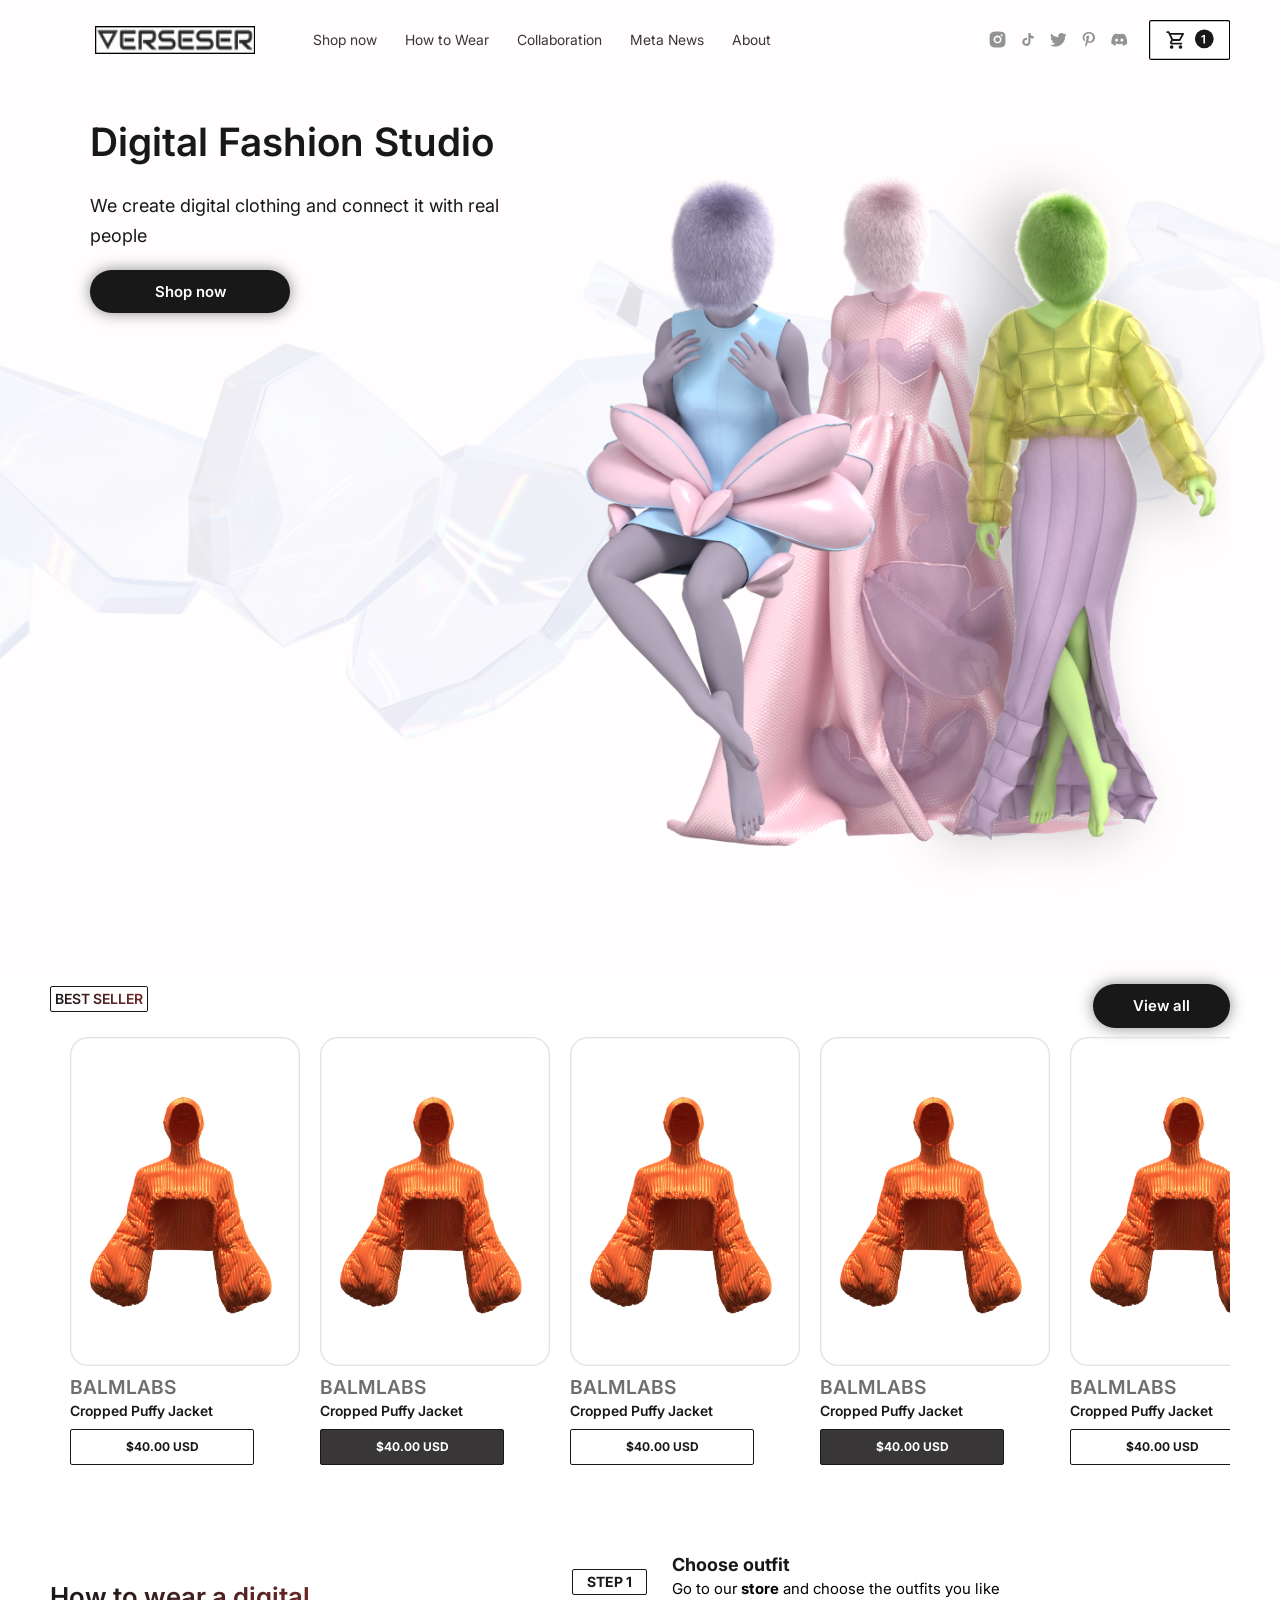
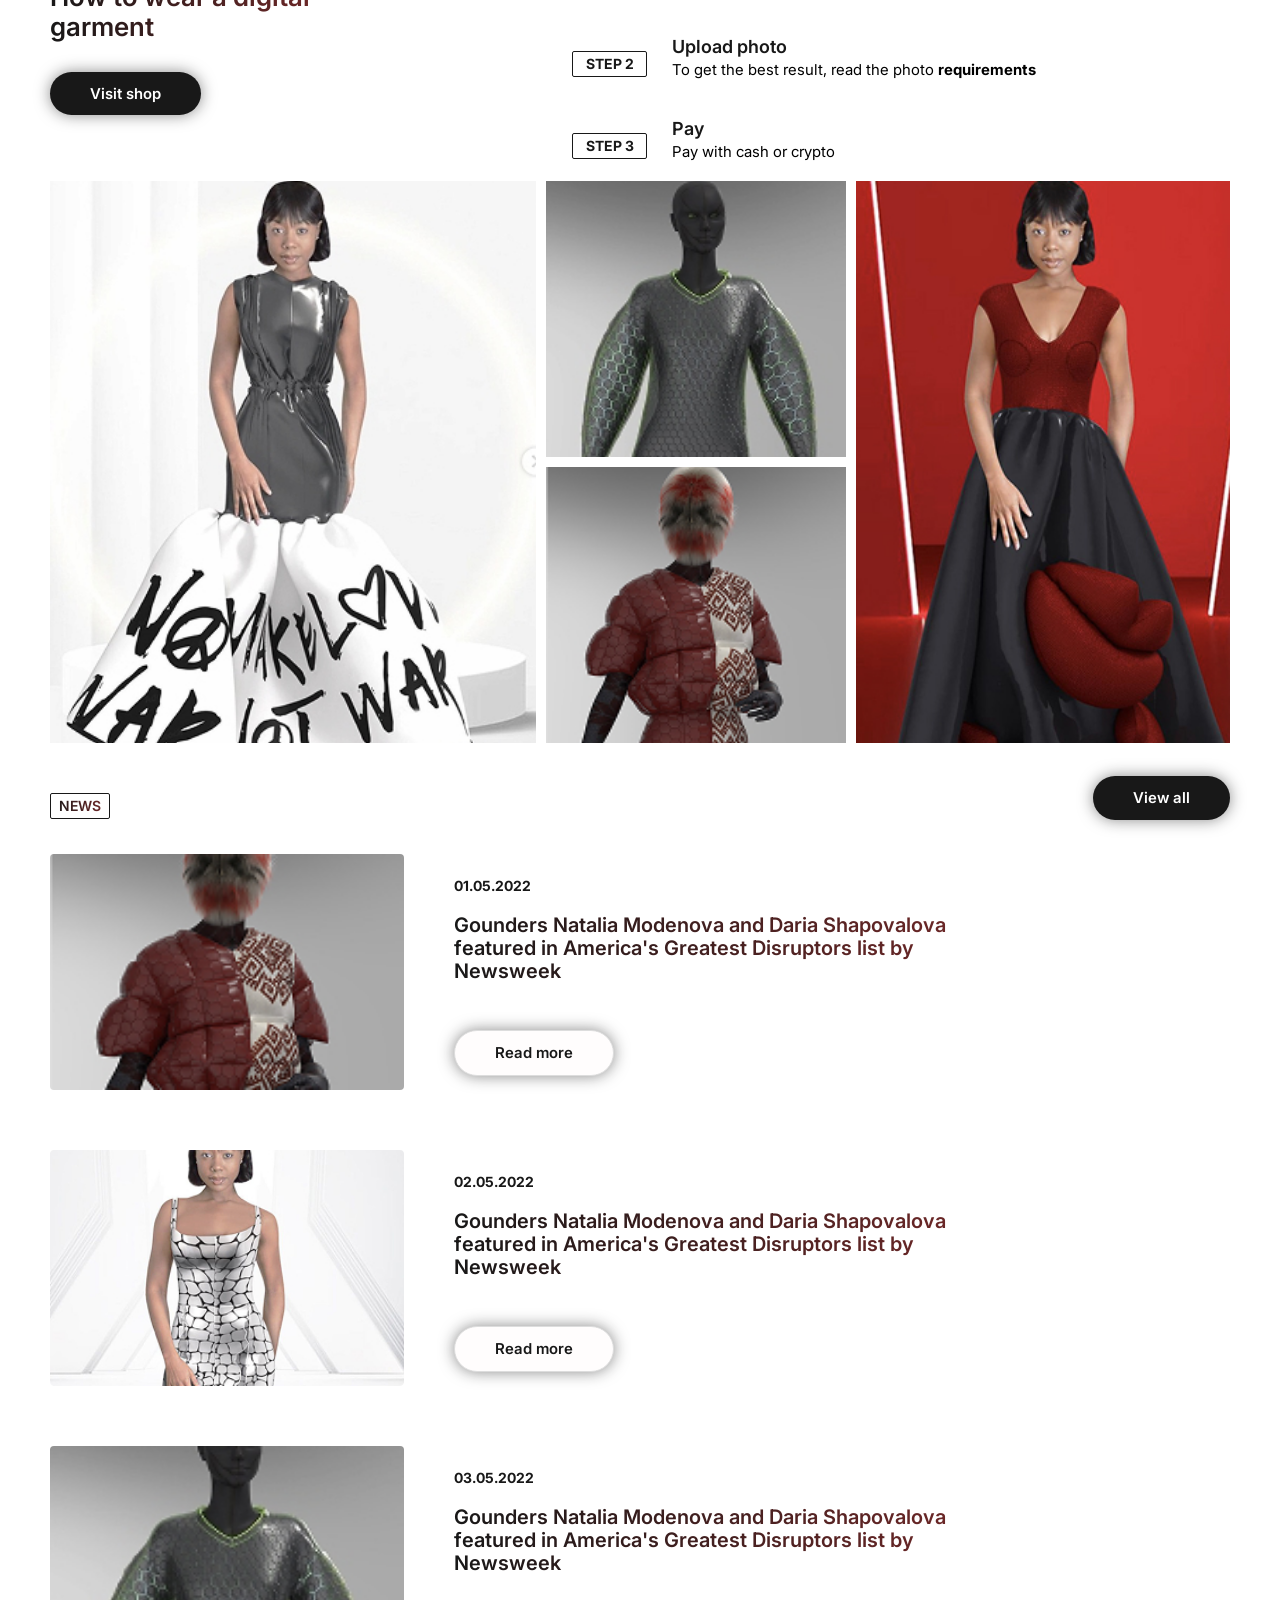
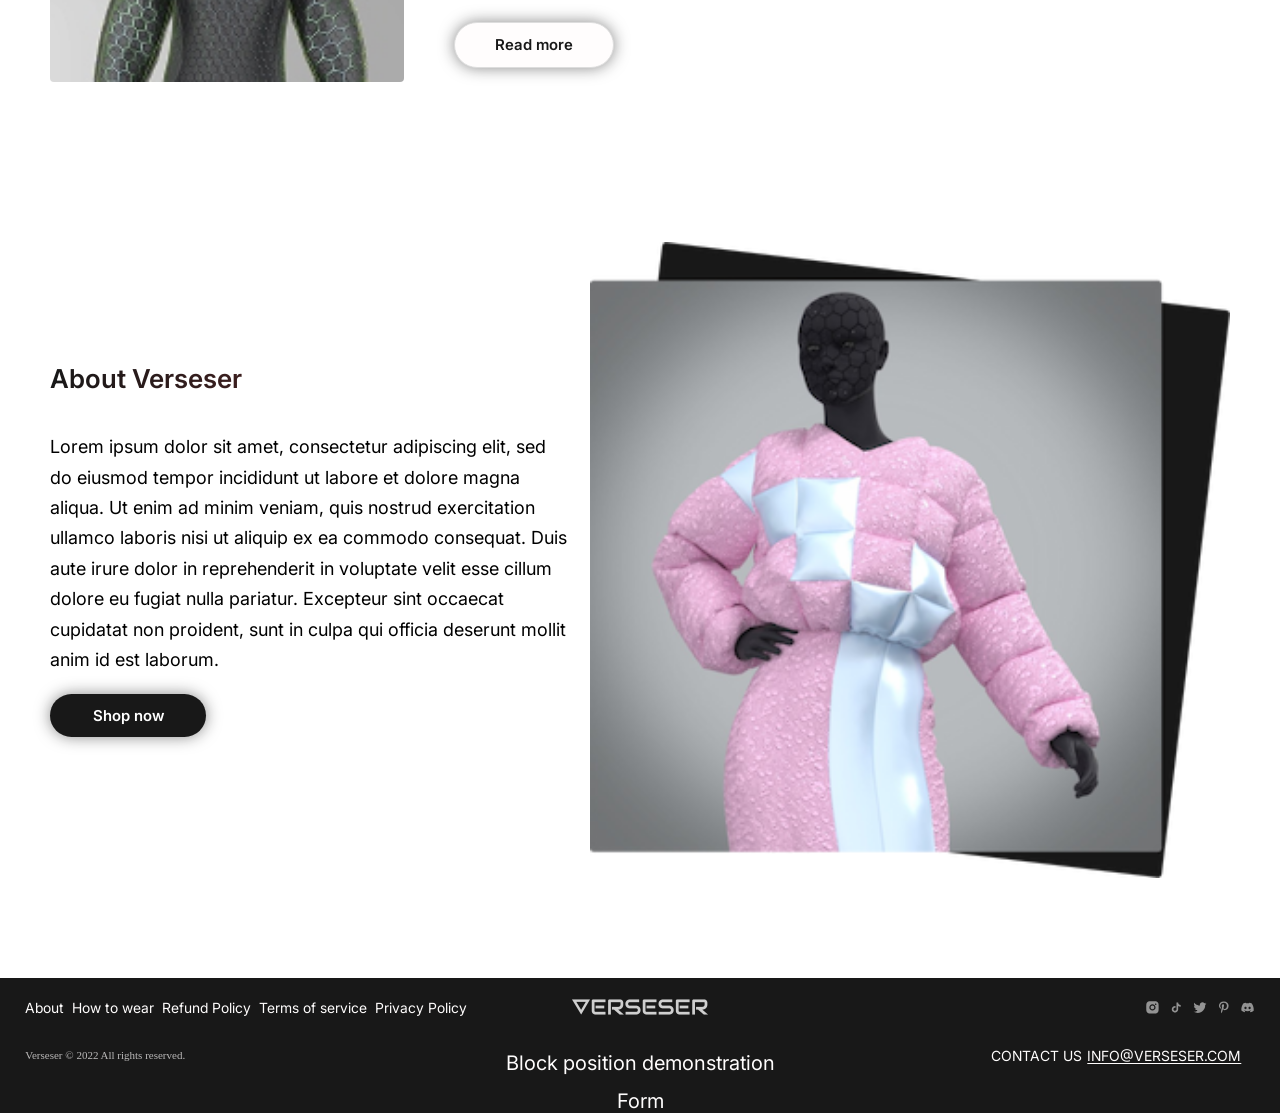
<file: index.html>
<!DOCTYPE html>
<html lang="en">
<head>
    <meta charset="UTF-8">
    <meta name="viewport" content="width=device-width, initial-scale=1.0">
    <title>Digital Fashion Studio</title>
    <link rel="preload" href="fonts/Inter_18pt-Regular.ttf" as="font" type="font/ttf" crossorigin>
    <link rel="preload" href="fonts/Inter_18pt-SemiBold.ttf" as="font" type="font/ttf" crossorigin>
    <link rel="preload" href="fonts/Inter_18pt-Bold.ttf" as="font" type="font/ttf" crossorigin>
    <link rel="stylesheet" href="normalize.css">
    <link rel="stylesheet" href="styles.css">
    <link rel="stylesheet" href="print.css" media="print">
</head>
<body>
    <a class="skip-link" href="#main-content">Skip to main content</a>
    <header>
        <div class="wrapper">
            <div class="wrapper-header">
                <a href="index.html" class="logo">
                    <img src="another_images/title_verseser.png" alt="">
                    <span class="sr-only">Verseser — go to main page</span>
                </a>

                <nav class="main-nav" aria-label="Main navigation">
                    <a href="#bst_sel" class="nav-shopnow">Shop now</a>
                    <a href="#wear">How to Wear</a>
                    <a href="#collage">Collaboration</a>
                    <a href="#news">Meta News</a>
                    <a href="#about">About</a>
                </nav>

                <div class="group">
                    <svg class="socials" aria-hidden="true" width="148" height="20" viewBox="0 0 148 20" fill="none" xmlns="http://www.w3.org/2000/svg">
                        <path d="M10 1.6665C12.2642 1.6665 12.5467 1.67484 13.435 1.7165C14.3225 1.75817 14.9267 1.89734 15.4584 2.104C16.0084 2.31567 16.4717 2.60234 16.935 3.06484C17.3588 3.48142 17.6866 3.98533 17.8959 4.5415C18.1017 5.07234 18.2417 5.67734 18.2834 6.56484C18.3225 7.45317 18.3334 7.73567 18.3334 9.99984C18.3334 12.264 18.325 12.5465 18.2834 13.4348C18.2417 14.3223 18.1017 14.9265 17.8959 15.4582C17.6873 16.0147 17.3593 16.5187 16.935 16.9348C16.5183 17.3584 16.0144 17.6863 15.4584 17.8957C14.9275 18.1015 14.3225 18.2415 13.435 18.2832C12.5467 18.3223 12.2642 18.3332 10 18.3332C7.73585 18.3332 7.45335 18.3248 6.56502 18.2832C5.67752 18.2415 5.07335 18.1015 4.54169 17.8957C3.98529 17.6869 3.48129 17.359 3.06502 16.9348C2.64119 16.5183 2.3133 16.0144 2.10419 15.4582C1.89752 14.9273 1.75835 14.3223 1.71669 13.4348C1.67752 12.5465 1.66669 12.264 1.66669 9.99984C1.66669 7.73567 1.67502 7.45317 1.71669 6.56484C1.75835 5.6765 1.89752 5.07317 2.10419 4.5415C2.31272 3.98499 2.64069 3.48094 3.06502 3.06484C3.48141 2.64086 3.98538 2.31295 4.54169 2.104C5.07335 1.89734 5.67669 1.75817 6.56502 1.7165C7.45335 1.67734 7.73585 1.6665 10 1.6665ZM10 5.83317C8.89495 5.83317 7.83514 6.27216 7.05374 7.05356C6.27234 7.83496 5.83335 8.89477 5.83335 9.99984C5.83335 11.1049 6.27234 12.1647 7.05374 12.9461C7.83514 13.7275 8.89495 14.1665 10 14.1665C11.1051 14.1665 12.1649 13.7275 12.9463 12.9461C13.7277 12.1647 14.1667 11.1049 14.1667 9.99984C14.1667 8.89477 13.7277 7.83496 12.9463 7.05356C12.1649 6.27216 11.1051 5.83317 10 5.83317ZM15.4167 5.62484C15.4167 5.34857 15.3069 5.08362 15.1116 4.88827C14.9162 4.69292 14.6513 4.58317 14.375 4.58317C14.0988 4.58317 13.8338 4.69292 13.6385 4.88827C13.4431 5.08362 13.3334 5.34857 13.3334 5.62484C13.3334 5.9011 13.4431 6.16606 13.6385 6.36141C13.8338 6.55676 14.0988 6.6665 14.375 6.6665C14.6513 6.6665 14.9162 6.55676 15.1116 6.36141C15.3069 6.16606 15.4167 5.9011 15.4167 5.62484ZM10 7.49984C10.6631 7.49984 11.2989 7.76323 11.7678 8.23207C12.2366 8.70091 12.5 9.3368 12.5 9.99984C12.5 10.6629 12.2366 11.2988 11.7678 11.7676C11.2989 12.2364 10.6631 12.4998 10 12.4998C9.33698 12.4998 8.70109 12.2364 8.23225 11.7676C7.76341 11.2988 7.50002 10.6629 7.50002 9.99984C7.50002 9.3368 7.76341 8.70091 8.23225 8.23207C8.70109 7.76323 9.33698 7.49984 10 7.49984Z" fill="#939393"/>
                        <path d="M48 9.03369V6.66702C46.8917 6.66702 46.0458 6.37119 45.5 5.79619C44.9398 5.13996 44.6259 4.30892 44.6125 3.44619V3.27536L42.375 3.22119C42.375 3.22119 42.375 3.31702 42.375 3.44619V12.8337C42.2982 13.2531 42.0947 13.6388 41.7917 13.9389C41.4888 14.2389 41.1011 14.4388 40.681 14.5115C40.2609 14.5842 39.8285 14.5262 39.4424 14.3455C39.0563 14.1647 38.7349 13.8698 38.5216 13.5006C38.3084 13.1314 38.2136 12.7056 38.25 12.2808C38.2864 11.856 38.4522 11.4526 38.7252 11.125C38.9981 10.7975 39.365 10.5615 39.7762 10.4491C40.1875 10.3366 40.6234 10.3531 41.025 10.4962V8.20452C40.7908 8.16615 40.554 8.14665 40.3167 8.14619C39.4629 8.14619 38.6283 8.39936 37.9185 8.87368C37.2086 9.348 36.6553 10.0222 36.3286 10.8109C36.0019 11.5997 35.9164 12.4676 36.0829 13.305C36.2495 14.1423 36.6606 14.9115 37.2643 15.5152C37.868 16.1189 38.6372 16.53 39.4745 16.6966C40.3119 16.8631 41.1798 16.7777 41.9686 16.4509C42.7574 16.1242 43.4315 15.5709 43.9058 14.8611C44.3802 14.1512 44.6333 13.3166 44.6333 12.4629C44.6329 12.286 44.6217 12.1092 44.6 11.9337V8.12119C45.6174 8.75658 46.8012 9.07428 48 9.03369Z" fill="#939393"/>
                        <path d="M82.75 5.00005L80.875 5.31255L82.125 3.75005L79.9375 4.37505C77.125 1.25005 72.75 4.68755 74 7.50005C69 7.50005 66.5 3.75005 66.5 3.75005C66.5 3.75005 64.625 6.56255 67.75 8.75005L65.875 8.12505C65.875 10.0001 67.125 11.2501 69.3125 11.8751H67.125C68.375 14.3751 70.5625 14.3751 70.5625 14.3751C70.5625 14.3751 68.6875 15.9376 65.25 15.9376C75.5625 20.9376 81.8125 11.5626 80.875 6.56255L82.75 5.00005Z" fill="#939393"/>
                        <path d="M106.2 2C101.8 2 99.5 4.8 99.5 7.9C99.5 9.4 100.3 10.9 101.6 11.7C102 11.9 101.9 11.7 102.2 10.5C102.2 10.4 102.2 10.3 102.1 10.2C100.3 8 101.8 3.7 106 3.7C112.1 3.7 110.9 12.1 107.1 12.1C106.3 12.2 105.6 11.6 105.6 10.8V10.4C106 9.3 106.3 8.3 106.4 7.2C106.4 5.1 103.3 5.4 103.3 8.2C103.3 8.7 103.4 9.2 103.6 9.6C103.6 9.6 102.6 13.7 102.4 14.4C102.2 15.6 102.3 16.8 102.5 17.9C102.4 18 102.5 18 102.5 18H102.6C103.3 17 103.9 16 104.3 14.9C104.4 14.4 104.9 12.6 104.9 12.6C105.4 13.3 106.3 13.7 107.2 13.7C110.3 13.7 112.5 11 112.5 7.7C112.5 4.4 109.7 2 106.2 2Z" fill="#939393"/>
                        <path d="M140.35 3.5498C140.184 3.84621 140.037 4.15232 139.908 4.46647C138.644 4.26651 137.356 4.26651 136.092 4.46647C135.963 4.15232 135.815 3.84621 135.65 3.5498C134.459 3.75331 133.301 4.11775 132.208 4.63314C130.254 7.45338 129.368 10.8773 129.708 14.2915C130.982 15.2489 132.411 15.979 133.933 16.4498C134.28 15.992 134.589 15.5071 134.858 14.9998C134.362 14.8167 133.884 14.585 133.433 14.3081C133.557 14.2258 133.674 14.1339 133.783 14.0331C135.099 14.6667 136.54 14.9958 138 14.9958C139.46 14.9958 140.901 14.6667 142.217 14.0331C142.333 14.1331 142.45 14.2248 142.567 14.3081C142.113 14.5828 141.636 14.8171 141.142 15.0081C141.4 15.5269 141.701 16.0231 142.042 16.4915C143.562 16.0223 144.989 15.292 146.258 14.3331C146.607 10.9183 145.72 7.49162 143.758 4.6748C142.678 4.14875 141.531 3.77036 140.35 3.5498ZM135.233 12.3415C134.816 12.3115 134.427 12.1212 134.147 11.8104C133.868 11.4997 133.719 11.0927 133.733 10.6748C133.717 10.2564 133.865 9.84821 134.145 9.53698C134.425 9.22575 134.816 9.03603 135.233 9.00814C135.651 9.03603 136.042 9.22575 136.322 9.53698C136.602 9.84821 136.749 10.2564 136.733 10.6748C136.749 11.0932 136.602 11.5014 136.322 11.8126C136.042 12.1239 135.651 12.3136 135.233 12.3415ZM140.767 12.3415C140.35 12.3115 139.96 12.1212 139.681 11.8104C139.401 11.4997 139.253 11.0927 139.267 10.6748C139.251 10.2564 139.398 9.84821 139.678 9.53698C139.958 9.22575 140.349 9.03603 140.767 9.00814C141.185 9.03395 141.577 9.22306 141.857 9.53476C142.138 9.84646 142.285 10.2558 142.267 10.6748C142.285 11.0938 142.138 11.5031 141.857 11.8148C141.577 12.1266 141.185 12.3157 140.767 12.3415Z" fill="#939393"/>
                    </svg>

                    <a href="#" class="basket-icon">
                        <span class="sr-only">Shopping cart</span>
                        <svg aria-hidden="true" viewBox="0 0 69 34" fill="none" xmlns="http://www.w3.org/2000/svg">
                            <rect x="0.5" y="0.5" width="68" height="33" rx="1.5" fill="#FFFFFF" stroke="black"/>
                            <path d="M19.25 24.5C18.8375 24.5 18.4845 24.3533 18.191 24.0597C17.897 23.7657 17.75 23.4125 17.75 23C17.75 22.5875 17.897 22.2343 18.191 21.9403C18.4845 21.6467 18.8375 21.5 19.25 21.5C19.6625 21.5 20.0155 21.6467 20.309 21.9403C20.603 22.2343 20.75 22.5875 20.75 23C20.75 23.4125 20.603 23.7657 20.309 24.0597C20.0155 24.3533 19.6625 24.5 19.25 24.5ZM26.75 24.5C26.3375 24.5 25.9845 24.3533 25.691 24.0597C25.397 23.7657 25.25 23.4125 25.25 23C25.25 22.5875 25.397 22.2343 25.691 21.9403C25.9845 21.6467 26.3375 21.5 26.75 21.5C27.1625 21.5 27.5157 21.6467 27.8097 21.9403C28.1033 22.2343 28.25 22.5875 28.25 23C28.25 23.4125 28.1033 23.7657 27.8097 24.0597C27.5157 24.3533 27.1625 24.5 26.75 24.5ZM18.6125 12.5L20.4125 16.25H25.6625L27.725 12.5H18.6125ZM19.25 20.75C18.6875 20.75 18.2625 20.503 17.975 20.009C17.6875 19.5155 17.675 19.025 17.9375 18.5375L18.95 16.7L16.25 11H15.4813C15.2688 11 15.0938 10.928 14.9562 10.784C14.8187 10.6405 14.75 10.4625 14.75 10.25C14.75 10.0375 14.822 9.85925 14.966 9.71525C15.1095 9.57175 15.2875 9.5 15.5 9.5H16.7188C16.8563 9.5 16.9875 9.5375 17.1125 9.6125C17.2375 9.6875 17.3312 9.79375 17.3938 9.93125L17.9 11H28.9625C29.3 11 29.5312 11.125 29.6562 11.375C29.7812 11.625 29.775 11.8875 29.6375 12.1625L26.975 16.9625C26.8375 17.2125 26.6563 17.4063 26.4313 17.5438C26.2063 17.6813 25.95 17.75 25.6625 17.75H20.075L19.25 19.25H27.5187C27.7312 19.25 27.9062 19.3217 28.0438 19.4653C28.1813 19.6093 28.25 19.7875 28.25 20C28.25 20.2125 28.178 20.3905 28.034 20.534C27.8905 20.678 27.7125 20.75 27.5 20.75H19.25ZM20.4125 16.25H25.6625H20.4125Z" fill="#181818"/>
                            <rect x="39" y="8" width="16" height="16" rx="8" fill="#181818"/>
                            <path d="M47.6044 12.7273V20H46.2869V14.0092H46.2443L44.5433 15.0959V13.8885L46.3509 12.7273H47.6044Z" fill="white"/>
                        </svg>
                    </a>

                    <details class="menu">
                        <summary class="menu-button">
                            <span class="sr-only">Open navigation menu</span>
                            <svg aria-hidden="true" width="4.5rem" height="4.5rem" viewBox="0 0 18 12" fill="none" xmlns="http://www.w3.org/2000/svg">
                                <path d="M18 12H6V10H18V12ZM18 7H0V5H18V7ZM18 2H6V0H18V2Z" fill="#393939"/>
                            </svg>
                        </summary>

                        <nav class="dropping" aria-label="Site menu">
                            <a href="#about">About</a>
                            <a href="#wear">How to wear</a>
                            <a href="#refund">Refund Policy</a>
                            <a href="#terms">Terms of service</a>
                            <a href="#privacy">Privacy Policy</a>
                        </nav>
                    </details>
                </div>
            </div>
        </div>
    </header>

    <main id="main-content" tabindex="-1">
        <section class="back-ground">
            <div class="wrapper">
                <div class="hero-layout">

                    <div class="hero-content">
                        <h1 class="title_dfs">Digital Fashion Studio</h1>

                        <p class="slogan">
                            We create digital clothing and connect it with
                            real people
                        </p>

                        <a href="#bst_sel" class="button button-shop-now">
                            Shop now
                        </a>
                    </div>
                    <img
                        class="hero-image"
                        src="another_images/demosnstration.png"
                        alt="Digital fashion demonstration. On the left with a ribbon, in the middle with hearts, on the right in a checkered pattern"
                    >
                </div>
            </div>
        </section>
        
        <section id="bst_sel">
            <div class="wrapper">
                <h2 class = "frame frame-catalog">
                    BEST SELLER
                </h2>
                <div class="products-wrapper" role="region" tabindex="0" aria-label="Best sellers products">
                    <ul class="products">
                        <li>
                            <img src="another_images/orange_model.png" alt="Model wearing an orange cropped puffy jacket">
                            <div class="product-info">
                                <p class="collection">BALMLABS</p>
                                <b class="special_words special_words-description">Cropped Puffy Jacket</b>
                                <p class="frame frame-cost">
                                    <b>$40.00 USD</b>
                                </p>
                            </div>
                        </li>
                        <li>
                            <img src="another_images/orange_model.png" alt="Model wearing an orange cropped puffy jacket">
                            <div class="product-info">
                                <p class="collection">BALMLABS</p>
                                <b class="special_words special_words-description">Cropped Puffy Jacket</b>
                                <p class="frame frame-cost">
                                    <b>$40.00 USD</b>
                                </p>
                            </div>
                        </li>
                        <li>
                            <img src="another_images/orange_model.png" alt="Model wearing an orange cropped puffy jacket">
                            <div class="product-info">
                                <p class="collection">BALMLABS</p>
                                <b class="special_words special_words-description">Cropped Puffy Jacket</b>
                                <p class="frame frame-cost">
                                    <b>$40.00 USD</b>
                                </p>
                            </div>
                        </li>
                        <li>
                            <img src="another_images/orange_model.png" alt="Model wearing an orange cropped puffy jacket">
                            <div class="product-info">
                                <p class="collection">BALMLABS</p>
                                <b class="special_words special_words-description">Cropped Puffy Jacket</b>
                                <p class="frame frame-cost">
                                    <b>$40.00 USD</b>
                                </p>
                            </div>
                        </li>
                        <li>
                            <img src="another_images/orange_model.png" alt="Model wearing an orange cropped puffy jacket">
                            <div class="product-info">
                                <p class="collection">BALMLABS</p>
                                <b class="special_words special_words-description">Cropped Puffy Jacket</b>
                                <p class="frame frame-cost">
                                    <b>$40.00 USD</b>
                                </p>
                            </div>
                        </li>
                        <li>
                            <img src="another_images/orange_model.png" alt="Model wearing an orange cropped puffy jacket">
                            <div class="product-info">
                                <p class="collection">BALMLABS</p>
                                <b class="special_words special_words-description">Cropped Puffy Jacket</b>
                                <p class="frame frame-cost">
                                    <b>$40.00 USD</b>
                                </p>
                            </div>
                        </li>
                    </ul>
                </div>
                
                <a href="#" class="button button-view" aria-label="View all best sellers">View all</a>
            </div>
            
        </section>

        <section id="wear">
            <div class="wrapper">
                <h2 class="special_words special_words-title">
                    How to wear a digital garment
                </h2>
                <ol class="steps">
                    <li class="steps step1">
                        <p class="frame frame-step">
                            <b>STEP 1</b>
                        </p>
                        <p class="special_words special_words-outfit">
                            <b>
                            Choose outfit
                            </b>
                        </p>
                        Go to our <strong class="underline">store</strong> and choose the outfits you like
                    </li>
                    <li class="steps step2">
                        <p class="frame frame-step">
                            <b>STEP 2</b>
                        </p>
                        <p>
                            <b class="special_words special_words-upload">
                            Upload photo
                            </b>
                        </p>
                        To get the best result, read the photo <strong class="underline">requirements</strong>
                    </li>
                    <li class="steps step3">
                        <p class="frame frame-step">
                            <b>STEP 3</b>
                        </p>
                        <p>
                            <b class="special_words special_words-pay">
                                Pay
                            </b>
                        </p>
                        Pay with cash or crypto
                    </li>
                </ol>
                
                <a href="#bst_sel" class="button button-visit">Visit shop</a>
            </div>
        </section>
        <section>
            <h2 class="sr-only">Image collage</h2>
            <div class="wrapper">
                <div class="collage">
                    <div class="collage-item collage-item-1">
                        <img src="another_images/white.jpg" alt="White dress with labels and a glossy finish">
                    </div>
                    <div class="collage-item collage-item-2">
                        <img src="another_images/gray_honeycomb.jpg" alt="Gray hoodie with a honeycomb pattern">
                    </div>
                    <div class="collage-item collage-item-3">
                        <img src="another_images/red_with_furry_head.jpg" alt="Red and white fashion outfit">
                    </div>
                    <div class="collage-item collage-item-4">
                        <img src="another_images/red_and_black_dress.jpg" alt="Black and red dress">
                    </div>
                </div>
                <a href="#" class="button button-socialmedia" aria-label="Verseser on social media">@Verseser</a>
            </div>
        </section>
        <section id="news">
            <div class="wrapper">
                <h2 class="frame frame-news">
                    NEWS
                </h2>
                <article class="news">
                    <img src="another_images/red_with_furry_head.jpg" alt="Red and white jacket" class="modif-1">
                    <div class="news-info">
                        <p class="special_words special_words-date"><b>01.05.2022</b></p>
                        <h3 class="special_words special_words-news">Gounders Natalia Modenova and Daria Shapovalova featured in America's Greatest Disruptors list by Newsweek</h3>
                    </div>
                    <a href="#" class="button button-readmore" aria-label="Read more: Gounders in America's Greatest Disruptors list, news of 01.05.2022">Read more</a>
                </article>
                <article class="news">
                    <img src="another_images/white_from_news_clothes.jpg" alt="A white dress with black bricks.">
                    <div class="news-info2">
                        <p class="special_words special_words-date"><b>02.05.2022</b></p>
                        <h3 class="special_words special_words-news">Gounders Natalia Modenova and Daria Shapovalova featured in America's Greatest Disruptors list by Newsweek</h3>
                    </div>
                    <a href="#" class="button button-readmore" aria-label="Read more: Gounders in America's Greatest Disruptors list, news of 02.05.2022">Read more</a>
                </article>
                <article class="news">
                    <img src="another_images/gray_honeycomb.jpg" alt="Hoodie with a honeycomb pattern, gray color" class="modif-2">
                    <div class="news-info3">
                        <p class="special_words special_words-date"><b>03.05.2022</b></p>
                        <h3 class="special_words special_words-news">Gounders Natalia Modenova and Daria Shapovalova featured in America's Greatest Disruptors list by Newsweek</h3>
                    </div>
                    <a href="#" class="button button-readmore" aria-label="Read more: Gounders in America's Greatest Disruptors list, news of 03.05.2022">Read more</a>
                </article>
                <a href="#" class="button button-view" aria-label="View all news">View all</a>
            </div>
        </section>
        <section class="about-pred-footer">
            <div class="wrapper">
                <div class="about-media">
                    <h2 id="about">About Verseser</h2>
                    <p class="about-description">
                        Lorem ipsum dolor sit amet, consectetur adipiscing elit, sed do eiusmod tempor incididunt ut labore et dolore magna aliqua.
                        Ut enim ad minim veniam, quis nostrud exercitation ullamco laboris nisi ut aliquip ex ea commodo consequat.
                        Duis aute irure dolor in reprehenderit in voluptate velit esse cillum dolore eu fugiat nulla pariatur.
                        Excepteur sint occaecat cupidatat non proident, sunt in culpa qui officia deserunt mollit anim id est laborum.
                    </p>
                    <a  href="#bst_sel"  class="button button-shop-nowlast">Shop now</a>
                </div>
                <img src="another_images/pink_clothes.jpg" alt="Model in a pink and white digital outfit"">
            </div>
        </section>
    </main>
    <footer>
        <div class="wrapper">
            <div class="last-page">
                <div class="separator-wrapper">
                    <a href="index.html" class="final-logo" >
                        <img  src="another_images/logo_on_last_page.png" alt="">
                        <span class="sr-only">Verseser — go to main page</span>
                    </a>
                    <svg aria-hidden="true" width="148" height="20" viewBox="0 0 148 20" fill="none" xmlns="http://www.w3.org/2000/svg">
                        <path d="M10 1.6665C12.2642 1.6665 12.5467 1.67484 13.435 1.7165C14.3225 1.75817 14.9267 1.89734 15.4584 2.104C16.0084 2.31567 16.4717 2.60234 16.935 3.06484C17.3588 3.48142 17.6866 3.98533 17.8959 4.5415C18.1017 5.07234 18.2417 5.67734 18.2834 6.56484C18.3225 7.45317 18.3334 7.73567 18.3334 9.99984C18.3334 12.264 18.325 12.5465 18.2834 13.4348C18.2417 14.3223 18.1017 14.9265 17.8959 15.4582C17.6873 16.0147 17.3593 16.5187 16.935 16.9348C16.5183 17.3584 16.0144 17.6863 15.4584 17.8957C14.9275 18.1015 14.3225 18.2415 13.435 18.2832C12.5467 18.3223 12.2642 18.3332 10 18.3332C7.73585 18.3332 7.45335 18.3248 6.56502 18.2832C5.67752 18.2415 5.07335 18.1015 4.54169 17.8957C3.98529 17.6869 3.48129 17.359 3.06502 16.9348C2.64119 16.5183 2.3133 16.0144 2.10419 15.4582C1.89752 14.9273 1.75835 14.3223 1.71669 13.4348C1.67752 12.5465 1.66669 12.264 1.66669 9.99984C1.66669 7.73567 1.67502 7.45317 1.71669 6.56484C1.75835 5.6765 1.89752 5.07317 2.10419 4.5415C2.31272 3.98499 2.64069 3.48094 3.06502 3.06484C3.48141 2.64086 3.98538 2.31295 4.54169 2.104C5.07335 1.89734 5.67669 1.75817 6.56502 1.7165C7.45335 1.67734 7.73585 1.6665 10 1.6665ZM10 5.83317C8.89495 5.83317 7.83514 6.27216 7.05374 7.05356C6.27234 7.83496 5.83335 8.89477 5.83335 9.99984C5.83335 11.1049 6.27234 12.1647 7.05374 12.9461C7.83514 13.7275 8.89495 14.1665 10 14.1665C11.1051 14.1665 12.1649 13.7275 12.9463 12.9461C13.7277 12.1647 14.1667 11.1049 14.1667 9.99984C14.1667 8.89477 13.7277 7.83496 12.9463 7.05356C12.1649 6.27216 11.1051 5.83317 10 5.83317ZM15.4167 5.62484C15.4167 5.34857 15.3069 5.08362 15.1116 4.88827C14.9162 4.69292 14.6513 4.58317 14.375 4.58317C14.0988 4.58317 13.8338 4.69292 13.6385 4.88827C13.4431 5.08362 13.3334 5.34857 13.3334 5.62484C13.3334 5.9011 13.4431 6.16606 13.6385 6.36141C13.8338 6.55676 14.0988 6.6665 14.375 6.6665C14.6513 6.6665 14.9162 6.55676 15.1116 6.36141C15.3069 6.16606 15.4167 5.9011 15.4167 5.62484ZM10 7.49984C10.6631 7.49984 11.2989 7.76323 11.7678 8.23207C12.2366 8.70091 12.5 9.3368 12.5 9.99984C12.5 10.6629 12.2366 11.2988 11.7678 11.7676C11.2989 12.2364 10.6631 12.4998 10 12.4998C9.33698 12.4998 8.70109 12.2364 8.23225 11.7676C7.76341 11.2988 7.50002 10.6629 7.50002 9.99984C7.50002 9.3368 7.76341 8.70091 8.23225 8.23207C8.70109 7.76323 9.33698 7.49984 10 7.49984Z" fill="#939393"/>
                        <path d="M48 9.03369V6.66702C46.8917 6.66702 46.0458 6.37119 45.5 5.79619C44.9398 5.13996 44.6259 4.30892 44.6125 3.44619V3.27536L42.375 3.22119C42.375 3.22119 42.375 3.31702 42.375 3.44619V12.8337C42.2982 13.2531 42.0947 13.6388 41.7917 13.9389C41.4888 14.2389 41.1011 14.4388 40.681 14.5115C40.2609 14.5842 39.8285 14.5262 39.4424 14.3455C39.0563 14.1647 38.7349 13.8698 38.5216 13.5006C38.3084 13.1314 38.2136 12.7056 38.25 12.2808C38.2864 11.856 38.4522 11.4526 38.7252 11.125C38.9981 10.7975 39.365 10.5615 39.7762 10.4491C40.1875 10.3366 40.6234 10.3531 41.025 10.4962V8.20452C40.7908 8.16615 40.554 8.14665 40.3167 8.14619C39.4629 8.14619 38.6283 8.39936 37.9185 8.87368C37.2086 9.348 36.6553 10.0222 36.3286 10.8109C36.0019 11.5997 35.9164 12.4676 36.0829 13.305C36.2495 14.1423 36.6606 14.9115 37.2643 15.5152C37.868 16.1189 38.6372 16.53 39.4745 16.6966C40.3119 16.8631 41.1798 16.7777 41.9686 16.4509C42.7574 16.1242 43.4315 15.5709 43.9058 14.8611C44.3802 14.1512 44.6333 13.3166 44.6333 12.4629C44.6329 12.286 44.6217 12.1092 44.6 11.9337V8.12119C45.6174 8.75658 46.8012 9.07428 48 9.03369Z" fill="#939393"/>
                        <path d="M82.75 5.00005L80.875 5.31255L82.125 3.75005L79.9375 4.37505C77.125 1.25005 72.75 4.68755 74 7.50005C69 7.50005 66.5 3.75005 66.5 3.75005C66.5 3.75005 64.625 6.56255 67.75 8.75005L65.875 8.12505C65.875 10.0001 67.125 11.2501 69.3125 11.8751H67.125C68.375 14.3751 70.5625 14.3751 70.5625 14.3751C70.5625 14.3751 68.6875 15.9376 65.25 15.9376C75.5625 20.9376 81.8125 11.5626 80.875 6.56255L82.75 5.00005Z" fill="#939393"/>
                        <path d="M106.2 2C101.8 2 99.5 4.8 99.5 7.9C99.5 9.4 100.3 10.9 101.6 11.7C102 11.9 101.9 11.7 102.2 10.5C102.2 10.4 102.2 10.3 102.1 10.2C100.3 8 101.8 3.7 106 3.7C112.1 3.7 110.9 12.1 107.1 12.1C106.3 12.2 105.6 11.6 105.6 10.8V10.4C106 9.3 106.3 8.3 106.4 7.2C106.4 5.1 103.3 5.4 103.3 8.2C103.3 8.7 103.4 9.2 103.6 9.6C103.6 9.6 102.6 13.7 102.4 14.4C102.2 15.6 102.3 16.8 102.5 17.9C102.4 18 102.5 18 102.5 18H102.6C103.3 17 103.9 16 104.3 14.9C104.4 14.4 104.9 12.6 104.9 12.6C105.4 13.3 106.3 13.7 107.2 13.7C110.3 13.7 112.5 11 112.5 7.7C112.5 4.4 109.7 2 106.2 2Z" fill="#939393"/>
                        <path d="M140.35 3.5498C140.184 3.84621 140.037 4.15232 139.908 4.46647C138.644 4.26651 137.356 4.26651 136.092 4.46647C135.963 4.15232 135.815 3.84621 135.65 3.5498C134.459 3.75331 133.301 4.11775 132.208 4.63314C130.254 7.45338 129.368 10.8773 129.708 14.2915C130.982 15.2489 132.411 15.979 133.933 16.4498C134.28 15.992 134.589 15.5071 134.858 14.9998C134.362 14.8167 133.884 14.585 133.433 14.3081C133.557 14.2258 133.674 14.1339 133.783 14.0331C135.099 14.6667 136.54 14.9958 138 14.9958C139.46 14.9958 140.901 14.6667 142.217 14.0331C142.333 14.1331 142.45 14.2248 142.567 14.3081C142.113 14.5828 141.636 14.8171 141.142 15.0081C141.4 15.5269 141.701 16.0231 142.042 16.4915C143.562 16.0223 144.989 15.292 146.258 14.3331C146.607 10.9183 145.72 7.49162 143.758 4.6748C142.678 4.14875 141.531 3.77036 140.35 3.5498ZM135.233 12.3415C134.816 12.3115 134.427 12.1212 134.147 11.8104C133.868 11.4997 133.719 11.0927 133.733 10.6748C133.717 10.2564 133.865 9.84821 134.145 9.53698C134.425 9.22575 134.816 9.03603 135.233 9.00814C135.651 9.03603 136.042 9.22575 136.322 9.53698C136.602 9.84821 136.749 10.2564 136.733 10.6748C136.749 11.0932 136.602 11.5014 136.322 11.8126C136.042 12.1239 135.651 12.3136 135.233 12.3415ZM140.767 12.3415C140.35 12.3115 139.96 12.1212 139.681 11.8104C139.401 11.4997 139.253 11.0927 139.267 10.6748C139.251 10.2564 139.398 9.84821 139.678 9.53698C139.958 9.22575 140.349 9.03603 140.767 9.00814C141.185 9.03395 141.577 9.22306 141.857 9.53476C142.138 9.84646 142.285 10.2558 142.267 10.6748C142.285 11.0938 142.138 11.5031 141.857 11.8148C141.577 12.1266 141.185 12.3157 140.767 12.3415Z" fill="#939393"/>
                    </svg>
                </div>
                <div class="navigation" aria-label="Footer navigation">
                    <ul class="list">
                        <li><a href="#about" class="fotref">About</a></li>
                        <li><a href="#wear" class="fotref">How to wear</a></li>
                        <li><a href="#" class="fotref">Refund Policy</a></li>
                        <li><a href="#" class="fotref">Terms of service</a></li>
                        <li><a href="#" class="fotref">Privacy Policy</a></li>
                    </ul>
                    <p  class="fotref">CONTACT US <a class="email" href="mailto:info@verseser.com"  aria-label="Email: info@verseser.com">INFO@VERSESER.COM</a></p>
                    <a class="tetris" href="grid.html">Block position demonstration</a>
                    <a class="form" href="form.html">Form</a>
                    <p id ="reserved">Verseser © 2022  All rights reserved.
                    </p>
                </div>
            </div>
        </div>
    </footer>
</body> 
</html>
</file>
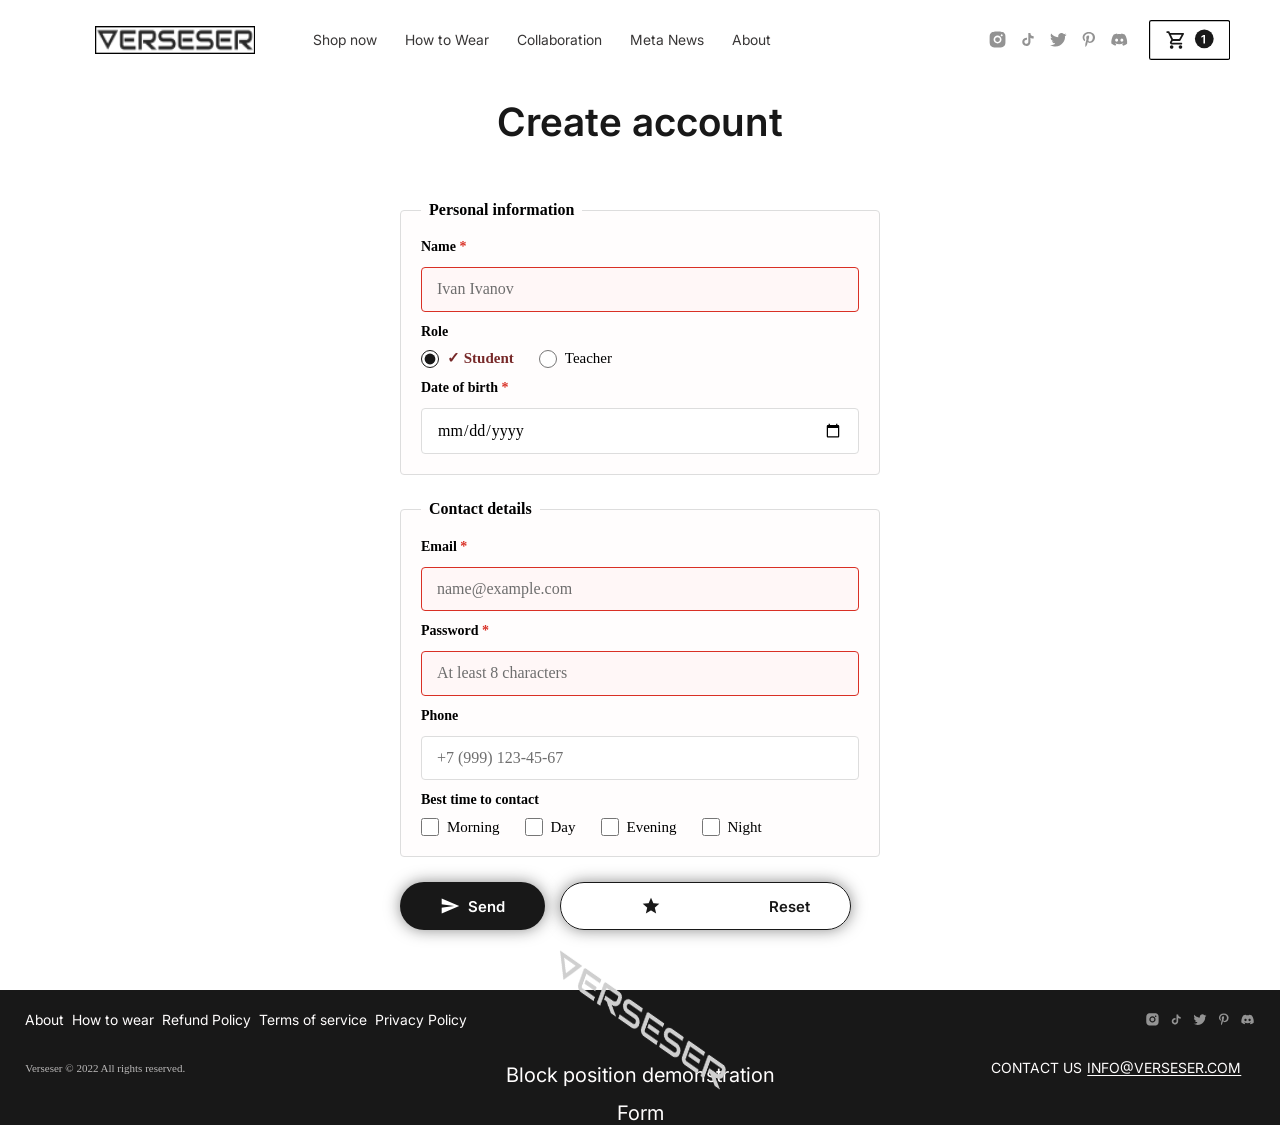
<file: form.html>
<!DOCTYPE html>
<html lang="en">
<head>
    <meta charset="UTF-8">
    <meta name="viewport" content="width=device-width, initial-scale=1.0">
    <title>Form</title>
    <link rel="preload" href="fonts/Inter_18pt-Regular.ttf" as="font" type="font/ttf" crossorigin>
    <link rel="stylesheet" href="normalize.css">
    <link rel="stylesheet" href="styles.css">
    <link rel="stylesheet" href="https://fonts.googleapis.com/icon?family=Material+Icons">        
    <link rel="stylesheet" href="form_style.css">   <!-- строго ПОСЛЕ основного -->
</head>
<body>
    <a class="skip-link" href="#main-content">Skip to main content</a>
    <header>
        <div class="wrapper">
            <div class="wrapper-header">
                <a href="index.html" class="logo">
                    <img src="another_images/title_verseser.png" alt="">
                    <span class="sr-only">Verseser — go to main page</span>
                </a>

                <nav class="main-nav" aria-label="Main navigation">
                    <a href="#bst_sel" class="nav-shopnow">Shop now</a>
                    <a href="#wear">How to Wear</a>
                    <a href="#collage">Collaboration</a>
                    <a href="#news">Meta News</a>
                    <a href="#about">About</a>
                </nav>

                <div class="group">
                    <svg class="socials" aria-hidden="true" width="148" height="20" viewBox="0 0 148 20" fill="none" xmlns="http://www.w3.org/2000/svg">
                        <path d="M10 1.6665C12.2642 1.6665 12.5467 1.67484 13.435 1.7165C14.3225 1.75817 14.9267 1.89734 15.4584 2.104C16.0084 2.31567 16.4717 2.60234 16.935 3.06484C17.3588 3.48142 17.6866 3.98533 17.8959 4.5415C18.1017 5.07234 18.2417 5.67734 18.2834 6.56484C18.3225 7.45317 18.3334 7.73567 18.3334 9.99984C18.3334 12.264 18.325 12.5465 18.2834 13.4348C18.2417 14.3223 18.1017 14.9265 17.8959 15.4582C17.6873 16.0147 17.3593 16.5187 16.935 16.9348C16.5183 17.3584 16.0144 17.6863 15.4584 17.8957C14.9275 18.1015 14.3225 18.2415 13.435 18.2832C12.5467 18.3223 12.2642 18.3332 10 18.3332C7.73585 18.3332 7.45335 18.3248 6.56502 18.2832C5.67752 18.2415 5.07335 18.1015 4.54169 17.8957C3.98529 17.6869 3.48129 17.359 3.06502 16.9348C2.64119 16.5183 2.3133 16.0144 2.10419 15.4582C1.89752 14.9273 1.75835 14.3223 1.71669 13.4348C1.67752 12.5465 1.66669 12.264 1.66669 9.99984C1.66669 7.73567 1.67502 7.45317 1.71669 6.56484C1.75835 5.6765 1.89752 5.07317 2.10419 4.5415C2.31272 3.98499 2.64069 3.48094 3.06502 3.06484C3.48141 2.64086 3.98538 2.31295 4.54169 2.104C5.07335 1.89734 5.67669 1.75817 6.56502 1.7165C7.45335 1.67734 7.73585 1.6665 10 1.6665ZM10 5.83317C8.89495 5.83317 7.83514 6.27216 7.05374 7.05356C6.27234 7.83496 5.83335 8.89477 5.83335 9.99984C5.83335 11.1049 6.27234 12.1647 7.05374 12.9461C7.83514 13.7275 8.89495 14.1665 10 14.1665C11.1051 14.1665 12.1649 13.7275 12.9463 12.9461C13.7277 12.1647 14.1667 11.1049 14.1667 9.99984C14.1667 8.89477 13.7277 7.83496 12.9463 7.05356C12.1649 6.27216 11.1051 5.83317 10 5.83317ZM15.4167 5.62484C15.4167 5.34857 15.3069 5.08362 15.1116 4.88827C14.9162 4.69292 14.6513 4.58317 14.375 4.58317C14.0988 4.58317 13.8338 4.69292 13.6385 4.88827C13.4431 5.08362 13.3334 5.34857 13.3334 5.62484C13.3334 5.9011 13.4431 6.16606 13.6385 6.36141C13.8338 6.55676 14.0988 6.6665 14.375 6.6665C14.6513 6.6665 14.9162 6.55676 15.1116 6.36141C15.3069 6.16606 15.4167 5.9011 15.4167 5.62484ZM10 7.49984C10.6631 7.49984 11.2989 7.76323 11.7678 8.23207C12.2366 8.70091 12.5 9.3368 12.5 9.99984C12.5 10.6629 12.2366 11.2988 11.7678 11.7676C11.2989 12.2364 10.6631 12.4998 10 12.4998C9.33698 12.4998 8.70109 12.2364 8.23225 11.7676C7.76341 11.2988 7.50002 10.6629 7.50002 9.99984C7.50002 9.3368 7.76341 8.70091 8.23225 8.23207C8.70109 7.76323 9.33698 7.49984 10 7.49984Z" fill="#939393"/>
                        <path d="M48 9.03369V6.66702C46.8917 6.66702 46.0458 6.37119 45.5 5.79619C44.9398 5.13996 44.6259 4.30892 44.6125 3.44619V3.27536L42.375 3.22119C42.375 3.22119 42.375 3.31702 42.375 3.44619V12.8337C42.2982 13.2531 42.0947 13.6388 41.7917 13.9389C41.4888 14.2389 41.1011 14.4388 40.681 14.5115C40.2609 14.5842 39.8285 14.5262 39.4424 14.3455C39.0563 14.1647 38.7349 13.8698 38.5216 13.5006C38.3084 13.1314 38.2136 12.7056 38.25 12.2808C38.2864 11.856 38.4522 11.4526 38.7252 11.125C38.9981 10.7975 39.365 10.5615 39.7762 10.4491C40.1875 10.3366 40.6234 10.3531 41.025 10.4962V8.20452C40.7908 8.16615 40.554 8.14665 40.3167 8.14619C39.4629 8.14619 38.6283 8.39936 37.9185 8.87368C37.2086 9.348 36.6553 10.0222 36.3286 10.8109C36.0019 11.5997 35.9164 12.4676 36.0829 13.305C36.2495 14.1423 36.6606 14.9115 37.2643 15.5152C37.868 16.1189 38.6372 16.53 39.4745 16.6966C40.3119 16.8631 41.1798 16.7777 41.9686 16.4509C42.7574 16.1242 43.4315 15.5709 43.9058 14.8611C44.3802 14.1512 44.6333 13.3166 44.6333 12.4629C44.6329 12.286 44.6217 12.1092 44.6 11.9337V8.12119C45.6174 8.75658 46.8012 9.07428 48 9.03369Z" fill="#939393"/>
                        <path d="M82.75 5.00005L80.875 5.31255L82.125 3.75005L79.9375 4.37505C77.125 1.25005 72.75 4.68755 74 7.50005C69 7.50005 66.5 3.75005 66.5 3.75005C66.5 3.75005 64.625 6.56255 67.75 8.75005L65.875 8.12505C65.875 10.0001 67.125 11.2501 69.3125 11.8751H67.125C68.375 14.3751 70.5625 14.3751 70.5625 14.3751C70.5625 14.3751 68.6875 15.9376 65.25 15.9376C75.5625 20.9376 81.8125 11.5626 80.875 6.56255L82.75 5.00005Z" fill="#939393"/>
                        <path d="M106.2 2C101.8 2 99.5 4.8 99.5 7.9C99.5 9.4 100.3 10.9 101.6 11.7C102 11.9 101.9 11.7 102.2 10.5C102.2 10.4 102.2 10.3 102.1 10.2C100.3 8 101.8 3.7 106 3.7C112.1 3.7 110.9 12.1 107.1 12.1C106.3 12.2 105.6 11.6 105.6 10.8V10.4C106 9.3 106.3 8.3 106.4 7.2C106.4 5.1 103.3 5.4 103.3 8.2C103.3 8.7 103.4 9.2 103.6 9.6C103.6 9.6 102.6 13.7 102.4 14.4C102.2 15.6 102.3 16.8 102.5 17.9C102.4 18 102.5 18 102.5 18H102.6C103.3 17 103.9 16 104.3 14.9C104.4 14.4 104.9 12.6 104.9 12.6C105.4 13.3 106.3 13.7 107.2 13.7C110.3 13.7 112.5 11 112.5 7.7C112.5 4.4 109.7 2 106.2 2Z" fill="#939393"/>
                        <path d="M140.35 3.5498C140.184 3.84621 140.037 4.15232 139.908 4.46647C138.644 4.26651 137.356 4.26651 136.092 4.46647C135.963 4.15232 135.815 3.84621 135.65 3.5498C134.459 3.75331 133.301 4.11775 132.208 4.63314C130.254 7.45338 129.368 10.8773 129.708 14.2915C130.982 15.2489 132.411 15.979 133.933 16.4498C134.28 15.992 134.589 15.5071 134.858 14.9998C134.362 14.8167 133.884 14.585 133.433 14.3081C133.557 14.2258 133.674 14.1339 133.783 14.0331C135.099 14.6667 136.54 14.9958 138 14.9958C139.46 14.9958 140.901 14.6667 142.217 14.0331C142.333 14.1331 142.45 14.2248 142.567 14.3081C142.113 14.5828 141.636 14.8171 141.142 15.0081C141.4 15.5269 141.701 16.0231 142.042 16.4915C143.562 16.0223 144.989 15.292 146.258 14.3331C146.607 10.9183 145.72 7.49162 143.758 4.6748C142.678 4.14875 141.531 3.77036 140.35 3.5498ZM135.233 12.3415C134.816 12.3115 134.427 12.1212 134.147 11.8104C133.868 11.4997 133.719 11.0927 133.733 10.6748C133.717 10.2564 133.865 9.84821 134.145 9.53698C134.425 9.22575 134.816 9.03603 135.233 9.00814C135.651 9.03603 136.042 9.22575 136.322 9.53698C136.602 9.84821 136.749 10.2564 136.733 10.6748C136.749 11.0932 136.602 11.5014 136.322 11.8126C136.042 12.1239 135.651 12.3136 135.233 12.3415ZM140.767 12.3415C140.35 12.3115 139.96 12.1212 139.681 11.8104C139.401 11.4997 139.253 11.0927 139.267 10.6748C139.251 10.2564 139.398 9.84821 139.678 9.53698C139.958 9.22575 140.349 9.03603 140.767 9.00814C141.185 9.03395 141.577 9.22306 141.857 9.53476C142.138 9.84646 142.285 10.2558 142.267 10.6748C142.285 11.0938 142.138 11.5031 141.857 11.8148C141.577 12.1266 141.185 12.3157 140.767 12.3415Z" fill="#939393"/>
                    </svg>

                    <a href="#" class="basket-icon">
                        <span class="sr-only">Shopping cart</span>
                        <svg aria-hidden="true" viewBox="0 0 69 34" fill="none" xmlns="http://www.w3.org/2000/svg">
                            <rect x="0.5" y="0.5" width="68" height="33" rx="1.5" fill="#FFFFFF" stroke="black"/>
                            <path d="M19.25 24.5C18.8375 24.5 18.4845 24.3533 18.191 24.0597C17.897 23.7657 17.75 23.4125 17.75 23C17.75 22.5875 17.897 22.2343 18.191 21.9403C18.4845 21.6467 18.8375 21.5 19.25 21.5C19.6625 21.5 20.0155 21.6467 20.309 21.9403C20.603 22.2343 20.75 22.5875 20.75 23C20.75 23.4125 20.603 23.7657 20.309 24.0597C20.0155 24.3533 19.6625 24.5 19.25 24.5ZM26.75 24.5C26.3375 24.5 25.9845 24.3533 25.691 24.0597C25.397 23.7657 25.25 23.4125 25.25 23C25.25 22.5875 25.397 22.2343 25.691 21.9403C25.9845 21.6467 26.3375 21.5 26.75 21.5C27.1625 21.5 27.5157 21.6467 27.8097 21.9403C28.1033 22.2343 28.25 22.5875 28.25 23C28.25 23.4125 28.1033 23.7657 27.8097 24.0597C27.5157 24.3533 27.1625 24.5 26.75 24.5ZM18.6125 12.5L20.4125 16.25H25.6625L27.725 12.5H18.6125ZM19.25 20.75C18.6875 20.75 18.2625 20.503 17.975 20.009C17.6875 19.5155 17.675 19.025 17.9375 18.5375L18.95 16.7L16.25 11H15.4813C15.2688 11 15.0938 10.928 14.9562 10.784C14.8187 10.6405 14.75 10.4625 14.75 10.25C14.75 10.0375 14.822 9.85925 14.966 9.71525C15.1095 9.57175 15.2875 9.5 15.5 9.5H16.7188C16.8563 9.5 16.9875 9.5375 17.1125 9.6125C17.2375 9.6875 17.3312 9.79375 17.3938 9.93125L17.9 11H28.9625C29.3 11 29.5312 11.125 29.6562 11.375C29.7812 11.625 29.775 11.8875 29.6375 12.1625L26.975 16.9625C26.8375 17.2125 26.6563 17.4063 26.4313 17.5438C26.2063 17.6813 25.95 17.75 25.6625 17.75H20.075L19.25 19.25H27.5187C27.7312 19.25 27.9062 19.3217 28.0438 19.4653C28.1813 19.6093 28.25 19.7875 28.25 20C28.25 20.2125 28.178 20.3905 28.034 20.534C27.8905 20.678 27.7125 20.75 27.5 20.75H19.25ZM20.4125 16.25H25.6625H20.4125Z" fill="#181818"/>
                            <rect x="39" y="8" width="16" height="16" rx="8" fill="#181818"/>
                            <path d="M47.6044 12.7273V20H46.2869V14.0092H46.2443L44.5433 15.0959V13.8885L46.3509 12.7273H47.6044Z" fill="white"/>
                        </svg>
                    </a>

                    <details class="menu">
                        <summary class="menu-button">
                            <span class="sr-only">Open navigation menu</span>
                            <svg aria-hidden="true" width="4.5rem" height="4.5rem" viewBox="0 0 18 12" fill="none" xmlns="http://www.w3.org/2000/svg">
                                <path d="M18 12H6V10H18V12ZM18 7H0V5H18V7ZM18 2H6V0H18V2Z" fill="#393939"/>
                            </svg>
                        </summary>

                        <nav class="dropping" aria-label="Site menu">
                            <a href="#about">About</a>
                            <a href="#wear">How to wear</a>
                            <a href="#refund">Refund Policy</a>
                            <a href="#terms">Terms of service</a>
                            <a href="#privacy">Privacy Policy</a>
                        </nav>
                    </details>
                </div>
            </div>
        </div>
    </header>

    <main>
        <section>
            <div class="wrapper">
                <h1 class="title_dfs">Create account</h2>
                <form class="contact-form" action="//httpbin.org/post" method="post">

                    
                    <fieldset class="form-group">
                        <legend>Personal information</legend>

                        <label for="name">Name <span class="required-mark">*</span></label>
                        <input type="text" id="name" name="name" placeholder="Ivan Ivanov" autocomplete="name" required>

                        <fieldset class="choice-group">
                            <legend>Role</legend>
                            <div class="choice-list">
                                <div class="choice-item">
                                    <input type="radio" id="role-student" name="role" value="student" checked>
                                    <label for="role-student">Student</label>
                                </div>
                                <div class="choice-item">
                                    <input type="radio" id="role-teacher" name="role" value="teacher">
                                    <label for="role-teacher">Teacher</label>
                                </div>
                            </div>
                        </fieldset>

                        <label for="birthdate">Date of birth <span class="required-mark">*</span></label>
                        <input type="date" id="birthdate" name="birthdate" required>
                    </fieldset>

                    <!-- контактные данные -->
                    <fieldset class="form-group">
                        <legend>Contact details</legend>

                        <label for="email">Email <span class="required-mark">*</span></label>
                        <input type="email" id="email" name="email" placeholder="name@example.com" autocomplete="email" required>

                        <label for="password">Password <span class="required-mark">*</span></label>
                        <input type="password" id="password" name="password" placeholder="At least 8 characters" minlength="8" autocomplete="new-password" required>

                        <label for="phone">Phone</label>
                        <input type="tel" id="phone" name="phone" placeholder="+7 (999) 123-45-67" autocomplete="tel">

                        <fieldset class="choice-group">
                            <legend>Best time to contact</legend>
                            <div class="choice-list">
                                <div class="choice-item">
                                    <input type="checkbox" id="time-morning" name="contact_time" value="morning">
                                    <label for="time-morning">Morning</label>
                                </div>
                                <div class="choice-item">
                                    <input type="checkbox" id="time-day" name="contact_time" value="day">
                                    <label for="time-day">Day</label>
                                </div>
                                <div class="choice-item">
                                    <input type="checkbox" id="time-evening" name="contact_time" value="evening">
                                    <label for="time-evening">Evening</label>
                                </div>
                                <div class="choice-item">
                                    <input type="checkbox" id="time-night" name="contact_time" value="night">
                                    <label for="time-night">Night</label>
                                </div>
                            </div>
                        </fieldset>
                    </fieldset>

                    

                    <div class="form-buttons">
                        <button type="submit" class="button button-shop-now">
                            <span class="material-icons">send</span>
                            Send
                        </button>
                        <button type="reset" class="button button-reset">
                            <span class="material-icons">restart_alt</span>
                            Reset
                        </button>
                    </div>
                </form>
            </div>
        </section>
    </main>

    <footer>
        <div class="wrapper">
            <div class="last-page">
                <div class="separator-wrapper">
                    <a href="index.html" class="final-logo" >
                        <img  src="another_images/logo_on_last_page.png" alt="">
                        <span class="sr-only">Verseser — go to main page</span>
                    </a>
                    <svg aria-hidden="true" width="148" height="20" viewBox="0 0 148 20" fill="none" xmlns="http://www.w3.org/2000/svg">
                        <path d="M10 1.6665C12.2642 1.6665 12.5467 1.67484 13.435 1.7165C14.3225 1.75817 14.9267 1.89734 15.4584 2.104C16.0084 2.31567 16.4717 2.60234 16.935 3.06484C17.3588 3.48142 17.6866 3.98533 17.8959 4.5415C18.1017 5.07234 18.2417 5.67734 18.2834 6.56484C18.3225 7.45317 18.3334 7.73567 18.3334 9.99984C18.3334 12.264 18.325 12.5465 18.2834 13.4348C18.2417 14.3223 18.1017 14.9265 17.8959 15.4582C17.6873 16.0147 17.3593 16.5187 16.935 16.9348C16.5183 17.3584 16.0144 17.6863 15.4584 17.8957C14.9275 18.1015 14.3225 18.2415 13.435 18.2832C12.5467 18.3223 12.2642 18.3332 10 18.3332C7.73585 18.3332 7.45335 18.3248 6.56502 18.2832C5.67752 18.2415 5.07335 18.1015 4.54169 17.8957C3.98529 17.6869 3.48129 17.359 3.06502 16.9348C2.64119 16.5183 2.3133 16.0144 2.10419 15.4582C1.89752 14.9273 1.75835 14.3223 1.71669 13.4348C1.67752 12.5465 1.66669 12.264 1.66669 9.99984C1.66669 7.73567 1.67502 7.45317 1.71669 6.56484C1.75835 5.6765 1.89752 5.07317 2.10419 4.5415C2.31272 3.98499 2.64069 3.48094 3.06502 3.06484C3.48141 2.64086 3.98538 2.31295 4.54169 2.104C5.07335 1.89734 5.67669 1.75817 6.56502 1.7165C7.45335 1.67734 7.73585 1.6665 10 1.6665ZM10 5.83317C8.89495 5.83317 7.83514 6.27216 7.05374 7.05356C6.27234 7.83496 5.83335 8.89477 5.83335 9.99984C5.83335 11.1049 6.27234 12.1647 7.05374 12.9461C7.83514 13.7275 8.89495 14.1665 10 14.1665C11.1051 14.1665 12.1649 13.7275 12.9463 12.9461C13.7277 12.1647 14.1667 11.1049 14.1667 9.99984C14.1667 8.89477 13.7277 7.83496 12.9463 7.05356C12.1649 6.27216 11.1051 5.83317 10 5.83317ZM15.4167 5.62484C15.4167 5.34857 15.3069 5.08362 15.1116 4.88827C14.9162 4.69292 14.6513 4.58317 14.375 4.58317C14.0988 4.58317 13.8338 4.69292 13.6385 4.88827C13.4431 5.08362 13.3334 5.34857 13.3334 5.62484C13.3334 5.9011 13.4431 6.16606 13.6385 6.36141C13.8338 6.55676 14.0988 6.6665 14.375 6.6665C14.6513 6.6665 14.9162 6.55676 15.1116 6.36141C15.3069 6.16606 15.4167 5.9011 15.4167 5.62484ZM10 7.49984C10.6631 7.49984 11.2989 7.76323 11.7678 8.23207C12.2366 8.70091 12.5 9.3368 12.5 9.99984C12.5 10.6629 12.2366 11.2988 11.7678 11.7676C11.2989 12.2364 10.6631 12.4998 10 12.4998C9.33698 12.4998 8.70109 12.2364 8.23225 11.7676C7.76341 11.2988 7.50002 10.6629 7.50002 9.99984C7.50002 9.3368 7.76341 8.70091 8.23225 8.23207C8.70109 7.76323 9.33698 7.49984 10 7.49984Z" fill="#939393"/>
                        <path d="M48 9.03369V6.66702C46.8917 6.66702 46.0458 6.37119 45.5 5.79619C44.9398 5.13996 44.6259 4.30892 44.6125 3.44619V3.27536L42.375 3.22119C42.375 3.22119 42.375 3.31702 42.375 3.44619V12.8337C42.2982 13.2531 42.0947 13.6388 41.7917 13.9389C41.4888 14.2389 41.1011 14.4388 40.681 14.5115C40.2609 14.5842 39.8285 14.5262 39.4424 14.3455C39.0563 14.1647 38.7349 13.8698 38.5216 13.5006C38.3084 13.1314 38.2136 12.7056 38.25 12.2808C38.2864 11.856 38.4522 11.4526 38.7252 11.125C38.9981 10.7975 39.365 10.5615 39.7762 10.4491C40.1875 10.3366 40.6234 10.3531 41.025 10.4962V8.20452C40.7908 8.16615 40.554 8.14665 40.3167 8.14619C39.4629 8.14619 38.6283 8.39936 37.9185 8.87368C37.2086 9.348 36.6553 10.0222 36.3286 10.8109C36.0019 11.5997 35.9164 12.4676 36.0829 13.305C36.2495 14.1423 36.6606 14.9115 37.2643 15.5152C37.868 16.1189 38.6372 16.53 39.4745 16.6966C40.3119 16.8631 41.1798 16.7777 41.9686 16.4509C42.7574 16.1242 43.4315 15.5709 43.9058 14.8611C44.3802 14.1512 44.6333 13.3166 44.6333 12.4629C44.6329 12.286 44.6217 12.1092 44.6 11.9337V8.12119C45.6174 8.75658 46.8012 9.07428 48 9.03369Z" fill="#939393"/>
                        <path d="M82.75 5.00005L80.875 5.31255L82.125 3.75005L79.9375 4.37505C77.125 1.25005 72.75 4.68755 74 7.50005C69 7.50005 66.5 3.75005 66.5 3.75005C66.5 3.75005 64.625 6.56255 67.75 8.75005L65.875 8.12505C65.875 10.0001 67.125 11.2501 69.3125 11.8751H67.125C68.375 14.3751 70.5625 14.3751 70.5625 14.3751C70.5625 14.3751 68.6875 15.9376 65.25 15.9376C75.5625 20.9376 81.8125 11.5626 80.875 6.56255L82.75 5.00005Z" fill="#939393"/>
                        <path d="M106.2 2C101.8 2 99.5 4.8 99.5 7.9C99.5 9.4 100.3 10.9 101.6 11.7C102 11.9 101.9 11.7 102.2 10.5C102.2 10.4 102.2 10.3 102.1 10.2C100.3 8 101.8 3.7 106 3.7C112.1 3.7 110.9 12.1 107.1 12.1C106.3 12.2 105.6 11.6 105.6 10.8V10.4C106 9.3 106.3 8.3 106.4 7.2C106.4 5.1 103.3 5.4 103.3 8.2C103.3 8.7 103.4 9.2 103.6 9.6C103.6 9.6 102.6 13.7 102.4 14.4C102.2 15.6 102.3 16.8 102.5 17.9C102.4 18 102.5 18 102.5 18H102.6C103.3 17 103.9 16 104.3 14.9C104.4 14.4 104.9 12.6 104.9 12.6C105.4 13.3 106.3 13.7 107.2 13.7C110.3 13.7 112.5 11 112.5 7.7C112.5 4.4 109.7 2 106.2 2Z" fill="#939393"/>
                        <path d="M140.35 3.5498C140.184 3.84621 140.037 4.15232 139.908 4.46647C138.644 4.26651 137.356 4.26651 136.092 4.46647C135.963 4.15232 135.815 3.84621 135.65 3.5498C134.459 3.75331 133.301 4.11775 132.208 4.63314C130.254 7.45338 129.368 10.8773 129.708 14.2915C130.982 15.2489 132.411 15.979 133.933 16.4498C134.28 15.992 134.589 15.5071 134.858 14.9998C134.362 14.8167 133.884 14.585 133.433 14.3081C133.557 14.2258 133.674 14.1339 133.783 14.0331C135.099 14.6667 136.54 14.9958 138 14.9958C139.46 14.9958 140.901 14.6667 142.217 14.0331C142.333 14.1331 142.45 14.2248 142.567 14.3081C142.113 14.5828 141.636 14.8171 141.142 15.0081C141.4 15.5269 141.701 16.0231 142.042 16.4915C143.562 16.0223 144.989 15.292 146.258 14.3331C146.607 10.9183 145.72 7.49162 143.758 4.6748C142.678 4.14875 141.531 3.77036 140.35 3.5498ZM135.233 12.3415C134.816 12.3115 134.427 12.1212 134.147 11.8104C133.868 11.4997 133.719 11.0927 133.733 10.6748C133.717 10.2564 133.865 9.84821 134.145 9.53698C134.425 9.22575 134.816 9.03603 135.233 9.00814C135.651 9.03603 136.042 9.22575 136.322 9.53698C136.602 9.84821 136.749 10.2564 136.733 10.6748C136.749 11.0932 136.602 11.5014 136.322 11.8126C136.042 12.1239 135.651 12.3136 135.233 12.3415ZM140.767 12.3415C140.35 12.3115 139.96 12.1212 139.681 11.8104C139.401 11.4997 139.253 11.0927 139.267 10.6748C139.251 10.2564 139.398 9.84821 139.678 9.53698C139.958 9.22575 140.349 9.03603 140.767 9.00814C141.185 9.03395 141.577 9.22306 141.857 9.53476C142.138 9.84646 142.285 10.2558 142.267 10.6748C142.285 11.0938 142.138 11.5031 141.857 11.8148C141.577 12.1266 141.185 12.3157 140.767 12.3415Z" fill="#939393"/>
                    </svg>
                </div>
                <div class="navigation" aria-label="Footer navigation">
                    <ul class="list">
                        <li><a href="#about" class="fotref">About</a></li>
                        <li><a href="#wear" class="fotref">How to wear</a></li>
                        <li><a href="#" class="fotref">Refund Policy</a></li>
                        <li><a href="#" class="fotref">Terms of service</a></li>
                        <li><a href="#" class="fotref">Privacy Policy</a></li>
                    </ul>
                    <p  class="fotref">CONTACT US <a class="email" href="mailto:info@verseser.com"  aria-label="Email: info@verseser.com">INFO@VERSESER.COM</a></p>
                    <a class="tetris" href="grid.html">Block position demonstration</a>
                    <a class="form" href="form.html">Form</a>
                    <p id ="reserved">Verseser © 2022  All rights reserved.
                    </p>
                </div>
            </div>
        </div>
    </footer>
</body>
</html>
</file>
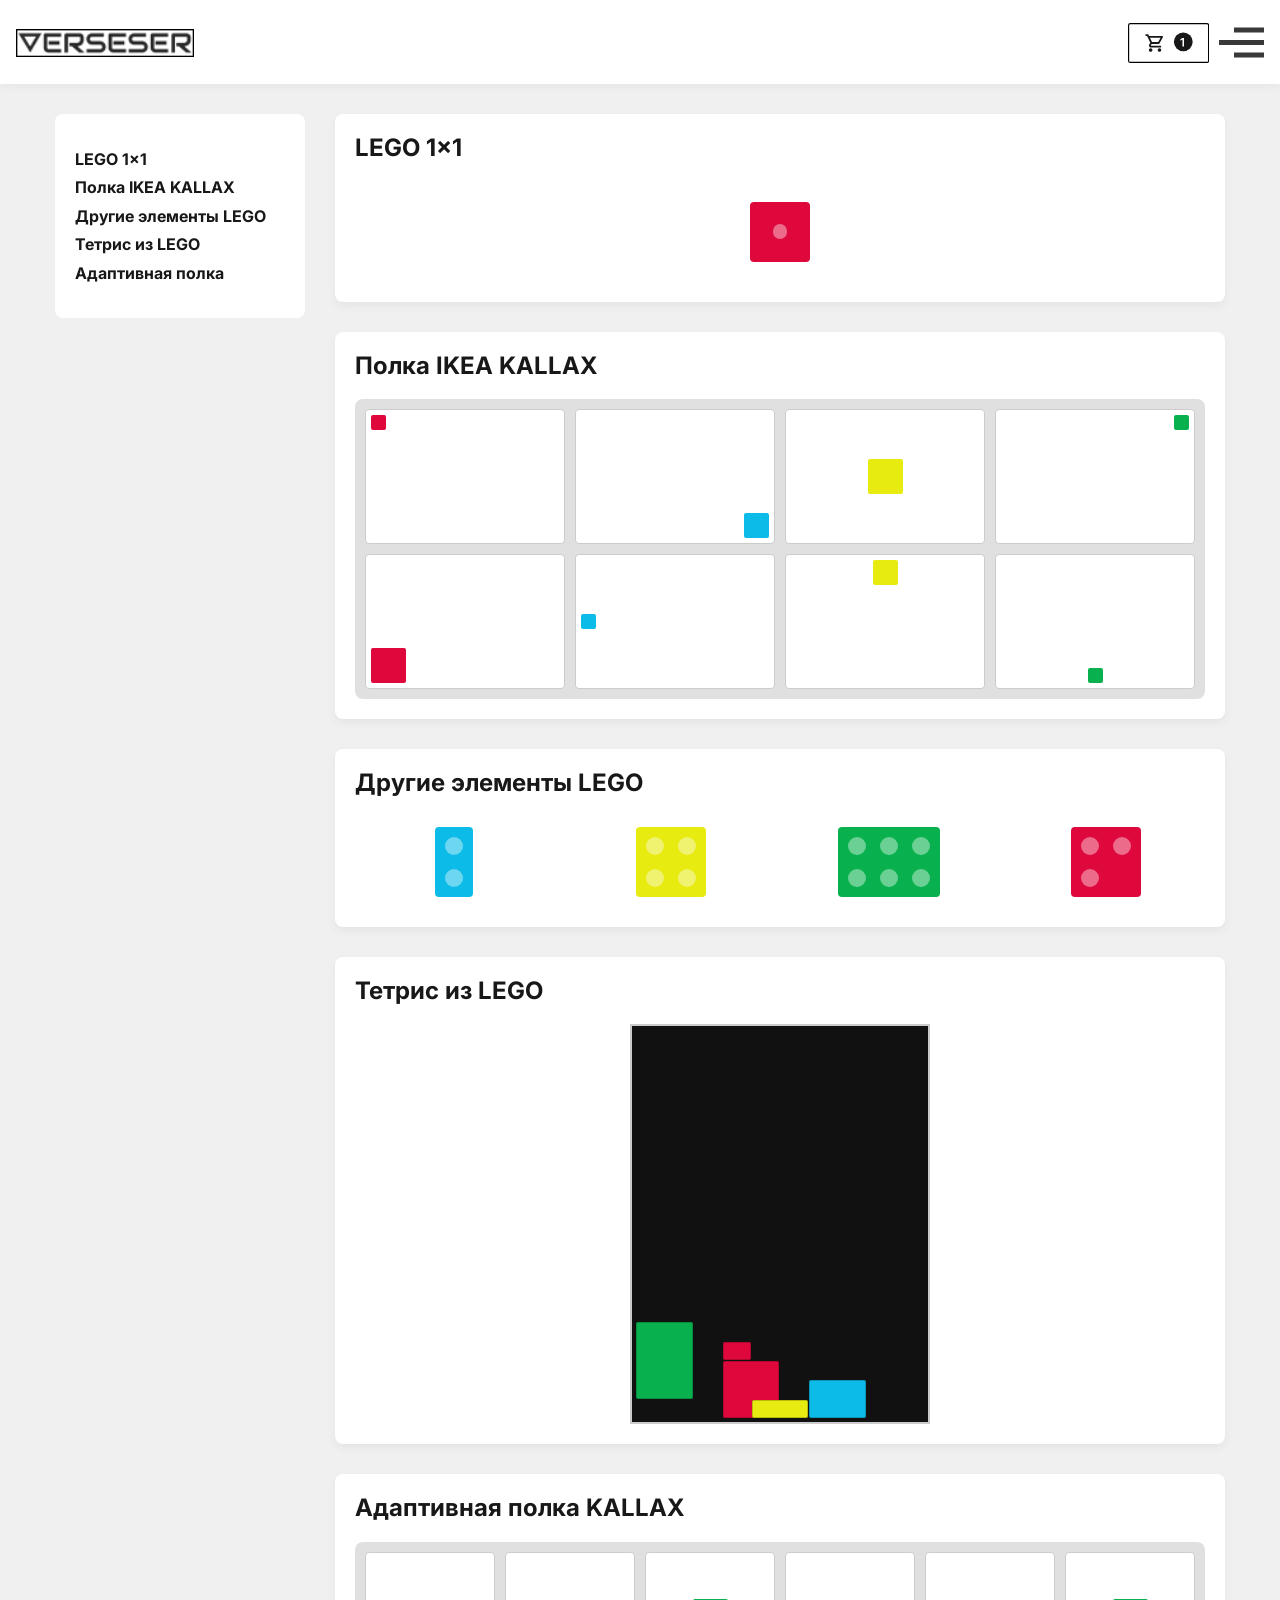
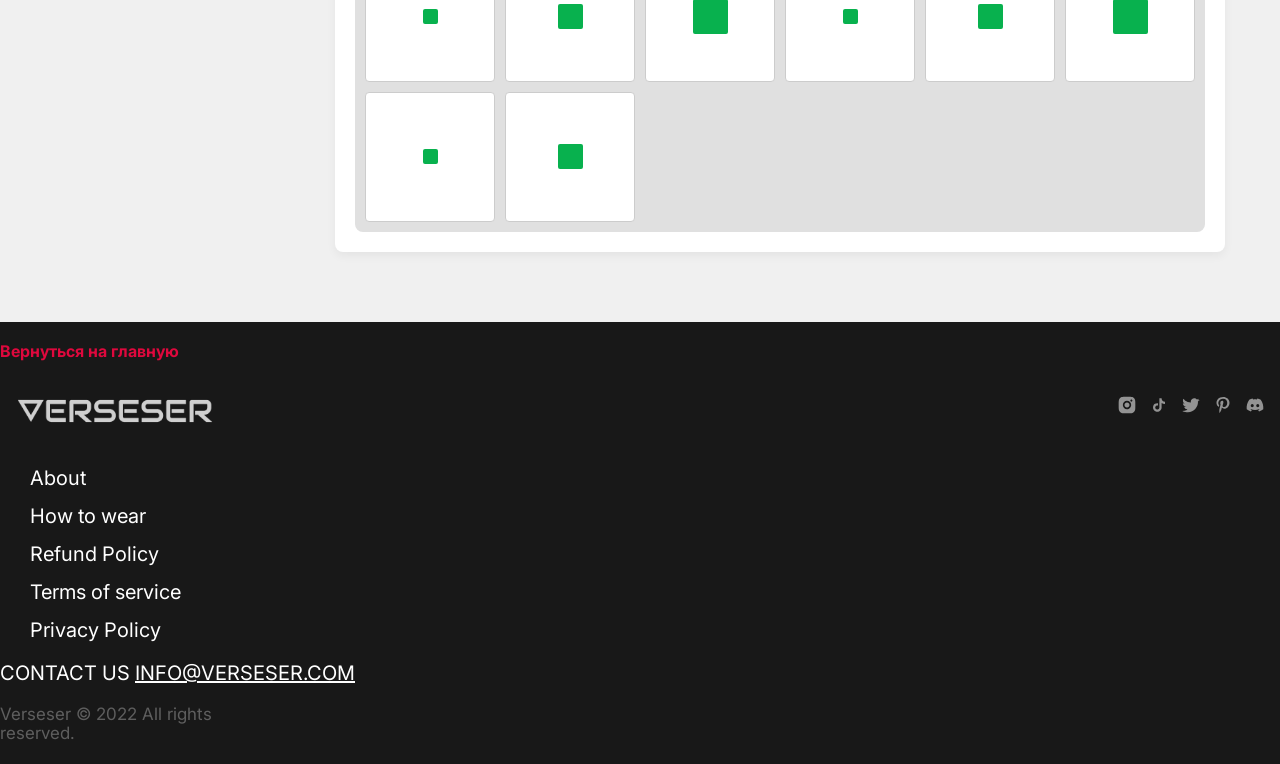
<file: grid.html>
<!DOCTYPE html>
<html lang="ru">
<head>
    <meta charset="UTF-8">
    <meta name="viewport" content="width=device-width, initial-scale=1.0">
    <title>CSS Grid </title>
    <link rel="preload" href="fonts/Inter_18pt-Regular.ttf" as="font" type="font/ttf" crossorigin>
    <link rel="stylesheet" href="normalize.css">
    <link rel="stylesheet" href="style_grid.css">
</head>
<body>
    <header class="header">
        <div class="wrapper">
            <div class="wrapper-header">
                <a href="index.html" class="logo">
                    <img src="another_images/title_verseser.png" alt="The company's logo">
                </a>

                <div class="group">
                    <a href="#" class="basket-icon">
                        <svg viewBox="0 0 69 34" fill="none" xmlns="http://www.w3.org/2000/svg">
                            <rect x="0.5" y="0.5" width="68" height="33" rx="1.5" stroke="black"/>
                            <path d="M19.25 24.5C18.8375 24.5 18.4845 24.3533 18.191 24.0597C17.897 23.7657 17.75 23.4125 17.75 23C17.75 22.5875 17.897 22.2343 18.191 21.9403C18.4845 21.6467 18.8375 21.5 19.25 21.5C19.6625 21.5 20.0155 21.6467 20.309 21.9403C20.603 22.2343 20.75 22.5875 20.75 23C20.75 23.4125 20.603 23.7657 20.309 24.0597C20.0155 24.3533 19.6625 24.5 19.25 24.5ZM26.75 24.5C26.3375 24.5 25.9845 24.3533 25.691 24.0597C25.397 23.7657 25.25 23.4125 25.25 23C25.25 22.5875 25.397 22.2343 25.691 21.9403C25.9845 21.6467 26.3375 21.5 26.75 21.5C27.1625 21.5 27.5157 21.6467 27.8097 21.9403C28.1033 22.2343 28.25 22.5875 28.25 23C28.25 23.4125 28.1033 23.7657 27.8097 24.0597C27.5157 24.3533 27.1625 24.5 26.75 24.5ZM18.6125 12.5L20.4125 16.25H25.6625L27.725 12.5H18.6125ZM19.25 20.75C18.6875 20.75 18.2625 20.503 17.975 20.009C17.6875 19.5155 17.675 19.025 17.9375 18.5375L18.95 16.7L16.25 11H15.4813C15.2688 11 15.0938 10.928 14.9562 10.784C14.8187 10.6405 14.75 10.4625 14.75 10.25C14.75 10.0375 14.822 9.85925 14.966 9.71525C15.1095 9.57175 15.2875 9.5 15.5 9.5H16.7188C16.8563 9.5 16.9875 9.5375 17.1125 9.6125C17.2375 9.6875 17.3312 9.79375 17.3938 9.93125L17.9 11H28.9625C29.3 11 29.5312 11.125 29.6562 11.375C29.7812 11.625 29.775 11.8875 29.6375 12.1625L26.975 16.9625C26.8375 17.2125 26.6563 17.4063 26.4313 17.5438C26.2063 17.6813 25.95 17.75 25.6625 17.75H20.075L19.25 19.25H27.5187C27.7312 19.25 27.9062 19.3217 28.0438 19.4653C28.1813 19.6093 28.25 19.7875 28.25 20C28.25 20.2125 28.178 20.3905 28.034 20.534C27.8905 20.678 27.7125 20.75 27.5 20.75H19.25ZM20.4125 16.25H25.6625H20.4125Z" fill="#181818"/>
                            <rect x="39" y="8" width="16" height="16" rx="8" fill="#181818"/>
                            <path d="M47.6044 12.7273V20H46.2869V14.0092H46.2443L44.5433 15.0959V13.8885L46.3509 12.7273H47.6044Z" fill="white"/>
                        </svg>
                    </a>

                    <details class="menu">
                        <summary class="menu-button">
                            <svg width="4.5rem" height="4.5rem" viewBox="0 0 18 12" fill="none" xmlns="http://www.w3.org/2000/svg">
                                <path d="M18 12H6V10H18V12ZM18 7H0V5H18V7ZM18 2H6V0H18V2Z" fill="#393939"/>
                            </svg>
                        </summary>
                    </details>
                </div>
            </div>
        </div>
        <h1 class="src-only">CSS Grid </h1>
    </header>

    <div class="layout">
        <!-- ASIDE -->
        <aside class="sidebar">
            <nav>
                <ul>
                    <li><a href="#lego-1x1">LEGO 1x1</a></li>
                    <li><a href="#kallax">Полка IKEA KALLAX</a></li>
                    <li><a href="#other-lego">Другие элементы LEGO</a></li>
                    <li><a href="#tetris">Тетрис из LEGO</a></li>
                    <li><a href="#adaptive-kallax">Адаптивная полка</a></li>
                </ul>
            </nav>
        </aside>

        <main class="content">
            <section id="lego-1x1">
                <h2>LEGO 1x1</h2>
                <div class="wrapper-center">
                    <div class="lego lego-1x1 red">
                        <div class="stud"></div>
                    </div>
                </div>
            </section>

            <section id="kallax">
                <h2>Полка IKEA KALLAX</h2>
                <div class="kallax-grid">
                    <div><div class="color-box red sm"></div></div>
                    <div><div class="color-box blue md"></div></div>
                    <div><div class="color-box yellow lg"></div></div>
                    <div><div class="color-box green sm"></div></div>
                    <div><div class="color-box red lg"></div></div>
                    <div><div class="color-box blue sm"></div></div>
                    <div><div class="color-box yellow md"></div></div>
                    <div><div class="color-box green sm"></div></div>
                </div>
            </section>

            <section id="other-lego">
                <h2>Другие элементы LEGO</h2>
                <div class="lego-gallery">
                    <!-- 2x1: 2 строки, 1 столбец (вертикальная) -->
                    <div class="lego lego-2x1 blue">
                        <div class="stud"></div>
                        <div class="stud"></div>
                    </div>

                    <!-- 2x2: 2 строки, 2 столбца (квадрат) -->
                    <div class="lego lego-2x2 yellow">
                        <div class="stud"></div><div class="stud"></div>
                        <div class="stud"></div><div class="stud"></div>
                    </div>

                    <!-- 2x3: 2 строки, 3 столбца (горизонтальная) -->
                    <div class="lego lego-2x3 green">
                        <div class="stud"></div><div class="stud"></div><div class="stud"></div>
                        <div class="stud"></div><div class="stud"></div><div class="stud"></div>
                    </div>

                    <!-- L-shape 2x2: 3 штырька (2 сверху, 1 снизу) -->
                    <div class="lego lego-L red">
                        <div class="stud"></div><div class="stud"></div>
                        <div class="stud"></div>
                    </div>
                </div>
            </section>

            <section id="tetris">
                <h2>Тетрис из LEGO</h2>
                <div class="tetris-board">
                    <!-- L-shape -->
                    <div class="t-cell red" style="grid-column: 4 / 6; grid-row: 18 / 21;"></div>
                    <div class="t-cell red" style="grid-column: 4; grid-row: 17;"></div>
                    
                    <!-- 2x2 (синяя) -->
                    <div class="t-cell blue" style="grid-column: 7 / 9; grid-row: 19 / 21;"></div>
                    
                    <!-- 2x3 (зеленая) -->
                    <div class="t-cell green" style="grid-column: 1 / 3; grid-row: 16 / 20;"></div>

                    <!-- 2x1 (желтая) -->
                    <div class="t-cell yellow" style="grid-column: 5 / 7; grid-row: 20;"></div>
                </div>
            </section>

            <section id="adaptive-kallax">
                <h2>Адаптивная полка KALLAX</h2>
                <!-- RAM шаблон автоматически распределит ячейки -->
                <div class="adaptive-grid">
                    <div><div class="color-box green sm"></div></div>
                    <div><div class="color-box green md"></div></div>
                    <div><div class="color-box green lg"></div></div>
                    <div><div class="color-box green sm"></div></div>
                    <div><div class="color-box green md"></div></div>
                    <div><div class="color-box green lg"></div></div>
                    <div><div class="color-box green sm"></div></div>
                    <div><div class="color-box green md"></div></div>
                </div>
            </section>

        </main>
    </div>

    <footer>
        <div class="wrapper">
            <a class="tetris" href="index.html">Вернуться на главную</a>
            <div class="last-page">
                <div class="separator-wrapper">
                    <a href="index.html" class="final-logo" >
                        <img  src="another_images/logo_on_last_page.png" alt="The company's logo">
                    </a>
                    <svg width="148" height="20" viewBox="0 0 148 20" fill="none" xmlns="http://www.w3.org/2000/svg">
                        <path d="M10 1.6665C12.2642 1.6665 12.5467 1.67484 13.435 1.7165C14.3225 1.75817 14.9267 1.89734 15.4584 2.104C16.0084 2.31567 16.4717 2.60234 16.935 3.06484C17.3588 3.48142 17.6866 3.98533 17.8959 4.5415C18.1017 5.07234 18.2417 5.67734 18.2834 6.56484C18.3225 7.45317 18.3334 7.73567 18.3334 9.99984C18.3334 12.264 18.325 12.5465 18.2834 13.4348C18.2417 14.3223 18.1017 14.9265 17.8959 15.4582C17.6873 16.0147 17.3593 16.5187 16.935 16.9348C16.5183 17.3584 16.0144 17.6863 15.4584 17.8957C14.9275 18.1015 14.3225 18.2415 13.435 18.2832C12.5467 18.3223 12.2642 18.3332 10 18.3332C7.73585 18.3332 7.45335 18.3248 6.56502 18.2832C5.67752 18.2415 5.07335 18.1015 4.54169 17.8957C3.98529 17.6869 3.48129 17.359 3.06502 16.9348C2.64119 16.5183 2.3133 16.0144 2.10419 15.4582C1.89752 14.9273 1.75835 14.3223 1.71669 13.4348C1.67752 12.5465 1.66669 12.264 1.66669 9.99984C1.66669 7.73567 1.67502 7.45317 1.71669 6.56484C1.75835 5.6765 1.89752 5.07317 2.10419 4.5415C2.31272 3.98499 2.64069 3.48094 3.06502 3.06484C3.48141 2.64086 3.98538 2.31295 4.54169 2.104C5.07335 1.89734 5.67669 1.75817 6.56502 1.7165C7.45335 1.67734 7.73585 1.6665 10 1.6665ZM10 5.83317C8.89495 5.83317 7.83514 6.27216 7.05374 7.05356C6.27234 7.83496 5.83335 8.89477 5.83335 9.99984C5.83335 11.1049 6.27234 12.1647 7.05374 12.9461C7.83514 13.7275 8.89495 14.1665 10 14.1665C11.1051 14.1665 12.1649 13.7275 12.9463 12.9461C13.7277 12.1647 14.1667 11.1049 14.1667 9.99984C14.1667 8.89477 13.7277 7.83496 12.9463 7.05356C12.1649 6.27216 11.1051 5.83317 10 5.83317ZM15.4167 5.62484C15.4167 5.34857 15.3069 5.08362 15.1116 4.88827C14.9162 4.69292 14.6513 4.58317 14.375 4.58317C14.0988 4.58317 13.8338 4.69292 13.6385 4.88827C13.4431 5.08362 13.3334 5.34857 13.3334 5.62484C13.3334 5.9011 13.4431 6.16606 13.6385 6.36141C13.8338 6.55676 14.0988 6.6665 14.375 6.6665C14.6513 6.6665 14.9162 6.55676 15.1116 6.36141C15.3069 6.16606 15.4167 5.9011 15.4167 5.62484ZM10 7.49984C10.6631 7.49984 11.2989 7.76323 11.7678 8.23207C12.2366 8.70091 12.5 9.3368 12.5 9.99984C12.5 10.6629 12.2366 11.2988 11.7678 11.7676C11.2989 12.2364 10.6631 12.4998 10 12.4998C9.33698 12.4998 8.70109 12.2364 8.23225 11.7676C7.76341 11.2988 7.50002 10.6629 7.50002 9.99984C7.50002 9.3368 7.76341 8.70091 8.23225 8.23207C8.70109 7.76323 9.33698 7.49984 10 7.49984Z" fill="#939393"/>
                        <path d="M48 9.03369V6.66702C46.8917 6.66702 46.0458 6.37119 45.5 5.79619C44.9398 5.13996 44.6259 4.30892 44.6125 3.44619V3.27536L42.375 3.22119C42.375 3.22119 42.375 3.31702 42.375 3.44619V12.8337C42.2982 13.2531 42.0947 13.6388 41.7917 13.9389C41.4888 14.2389 41.1011 14.4388 40.681 14.5115C40.2609 14.5842 39.8285 14.5262 39.4424 14.3455C39.0563 14.1647 38.7349 13.8698 38.5216 13.5006C38.3084 13.1314 38.2136 12.7056 38.25 12.2808C38.2864 11.856 38.4522 11.4526 38.7252 11.125C38.9981 10.7975 39.365 10.5615 39.7762 10.4491C40.1875 10.3366 40.6234 10.3531 41.025 10.4962V8.20452C40.7908 8.16615 40.554 8.14665 40.3167 8.14619C39.4629 8.14619 38.6283 8.39936 37.9185 8.87368C37.2086 9.348 36.6553 10.0222 36.3286 10.8109C36.0019 11.5997 35.9164 12.4676 36.0829 13.305C36.2495 14.1423 36.6606 14.9115 37.2643 15.5152C37.868 16.1189 38.6372 16.53 39.4745 16.6966C40.3119 16.8631 41.1798 16.7777 41.9686 16.4509C42.7574 16.1242 43.4315 15.5709 43.9058 14.8611C44.3802 14.1512 44.6333 13.3166 44.6333 12.4629C44.6329 12.286 44.6217 12.1092 44.6 11.9337V8.12119C45.6174 8.75658 46.8012 9.07428 48 9.03369Z" fill="#939393"/>
                        <path d="M82.75 5.00005L80.875 5.31255L82.125 3.75005L79.9375 4.37505C77.125 1.25005 72.75 4.68755 74 7.50005C69 7.50005 66.5 3.75005 66.5 3.75005C66.5 3.75005 64.625 6.56255 67.75 8.75005L65.875 8.12505C65.875 10.0001 67.125 11.2501 69.3125 11.8751H67.125C68.375 14.3751 70.5625 14.3751 70.5625 14.3751C70.5625 14.3751 68.6875 15.9376 65.25 15.9376C75.5625 20.9376 81.8125 11.5626 80.875 6.56255L82.75 5.00005Z" fill="#939393"/>
                        <path d="M106.2 2C101.8 2 99.5 4.8 99.5 7.9C99.5 9.4 100.3 10.9 101.6 11.7C102 11.9 101.9 11.7 102.2 10.5C102.2 10.4 102.2 10.3 102.1 10.2C100.3 8 101.8 3.7 106 3.7C112.1 3.7 110.9 12.1 107.1 12.1C106.3 12.2 105.6 11.6 105.6 10.8V10.4C106 9.3 106.3 8.3 106.4 7.2C106.4 5.1 103.3 5.4 103.3 8.2C103.3 8.7 103.4 9.2 103.6 9.6C103.6 9.6 102.6 13.7 102.4 14.4C102.2 15.6 102.3 16.8 102.5 17.9C102.4 18 102.5 18 102.5 18H102.6C103.3 17 103.9 16 104.3 14.9C104.4 14.4 104.9 12.6 104.9 12.6C105.4 13.3 106.3 13.7 107.2 13.7C110.3 13.7 112.5 11 112.5 7.7C112.5 4.4 109.7 2 106.2 2Z" fill="#939393"/>
                        <path d="M140.35 3.5498C140.184 3.84621 140.037 4.15232 139.908 4.46647C138.644 4.26651 137.356 4.26651 136.092 4.46647C135.963 4.15232 135.815 3.84621 135.65 3.5498C134.459 3.75331 133.301 4.11775 132.208 4.63314C130.254 7.45338 129.368 10.8773 129.708 14.2915C130.982 15.2489 132.411 15.979 133.933 16.4498C134.28 15.992 134.589 15.5071 134.858 14.9998C134.362 14.8167 133.884 14.585 133.433 14.3081C133.557 14.2258 133.674 14.1339 133.783 14.0331C135.099 14.6667 136.54 14.9958 138 14.9958C139.46 14.9958 140.901 14.6667 142.217 14.0331C142.333 14.1331 142.45 14.2248 142.567 14.3081C142.113 14.5828 141.636 14.8171 141.142 15.0081C141.4 15.5269 141.701 16.0231 142.042 16.4915C143.562 16.0223 144.989 15.292 146.258 14.3331C146.607 10.9183 145.72 7.49162 143.758 4.6748C142.678 4.14875 141.531 3.77036 140.35 3.5498ZM135.233 12.3415C134.816 12.3115 134.427 12.1212 134.147 11.8104C133.868 11.4997 133.719 11.0927 133.733 10.6748C133.717 10.2564 133.865 9.84821 134.145 9.53698C134.425 9.22575 134.816 9.03603 135.233 9.00814C135.651 9.03603 136.042 9.22575 136.322 9.53698C136.602 9.84821 136.749 10.2564 136.733 10.6748C136.749 11.0932 136.602 11.5014 136.322 11.8126C136.042 12.1239 135.651 12.3136 135.233 12.3415ZM140.767 12.3415C140.35 12.3115 139.96 12.1212 139.681 11.8104C139.401 11.4997 139.253 11.0927 139.267 10.6748C139.251 10.2564 139.398 9.84821 139.678 9.53698C139.958 9.22575 140.349 9.03603 140.767 9.00814C141.185 9.03395 141.577 9.22306 141.857 9.53476C142.138 9.84646 142.285 10.2558 142.267 10.6748C142.285 11.0938 142.138 11.5031 141.857 11.8148C141.577 12.1266 141.185 12.3157 140.767 12.3415Z" fill="#939393"/>
                    </svg>
                </div>
                <div class="navigation">
                    <ul class="list">
                        <li><a href="#about" class="fotref">About</a></li>
                        <li><a href="#wear" class="fotref">How to wear</a></li>
                        <li><a href="#" class="fotref">Refund Policy</a></li>
                        <li><a href="#" class="fotref">Terms of service</a></li>
                        <li><a href="#" class="fotref">Privacy Policy</a></li>
                    </ul>
                    <p  class="fotref">CONTACT US <a class="email" href="mailto:info@verseser.com">INFO@VERSESER.COM</a></p>
                    <p id ="reserved">Verseser © 2022  All rights reserved.
                    </p>
                </div>
            </div>
        </div>
    </footer>

</body>
</html>
</file>
<file: styles.css>
@font-face {
    font-family: 'Inter';
    src: url(./fonts/Inter_18pt-Bold.ttf);
    font-style: normal;
    font-weight: 700;
    font-display: swap;
}

@font-face {
    font-family: 'Inter';
    src: url(./fonts/Inter_18pt-Regular.ttf);
    font-style: normal;
    font-weight: 400;
    font-display: swap;
}

@font-face {
    font-family: 'Inter';
    src: url(./fonts/Inter_18pt-SemiBold.ttf);
    font-style: normal;
    font-weight: 600;
    font-display: swap;
}




/* * {
    outline: 1px solid red;
} */
:root{
    --main-color: #181818;
    --background: #FFFF;
    --shade-of-white: #fffdfd;
    --drop_color: #ddd;
    --back--color-dropping: #ffe1e1;
    --collection-color: #6e6e6e;
    --back--social: #383636;
    --fotref--visited: #9a9696;
}

html {
    font-size: 62.5%;
    box-sizing: border-box;  
}

body {
    margin: 0;   
    padding: 0;
    width: 100%;
    max-width: 100%;
    overflow-x: hidden;
}

::selection {
    background: #704747;
    color: var(--background);
}

.wrapper {    
    width: 100%;
    max-width: 144rem;           
    box-sizing: border-box;
    margin-left: auto;
    margin-right: auto;
    padding-left: 1.6rem;
    padding-right: 1.6rem;
}



.wrapper-header {
    margin: 0 ;
    padding-top: 2rem;             
    display: flex;
    justify-content: space-between;
    align-items: center;
    flex-wrap: wrap;
    box-sizing: border-box;
    width: 100%;
    background: transparent;
}

.header{
    position: absolute;
    top: 0;
    left: 0;
    right: 0;
    z-index: 10;
    background: transparent;
}

h2,h3 {
    background: linear-gradient(90deg, #181818 0%, #772929 100%);
    background-clip: text;
    -webkit-text-fill-color: transparent;   
    
}

.logo{
    width: auto;
    
    
}

.logo img{
    display: block;
    min-height: 2.8rem;
    max-width: 90%;
    
}

.group{
    display: flex;
    align-items: center;
    gap: 1rem;
    
}



.basket-icon svg{
    display: block;
    height: 4rem; 
    width: auto;
    max-width: 100%; 
}

.menu {
    position: relative;   
}


.menu-button {
    list-style: none;        
    cursor: pointer;
    border: none;
    padding: 0;
    background: none;
}


.menu-button svg{
    display: block;
    height: auto;         
    width: auto;
    max-width: 100%; 
}


.dropping {
    display: none;          
    position: absolute;
    top: 120%; 
    right: 0;          
    background: var(--background);
    border: 0.1rem solid var(--drop_color);
    border-radius: 0.8rem;
    padding: 1rem 0;
    min-width: 13rem;
}


details[open] .dropping {
    display: block;
}


.dropping a {
    display: block;
    padding: 1rem 2rem;
    color: var(--main-color);
    text-decoration: none;
    font-family: 'Inter', sans-serif;
    font-size: 1.4rem;
}

.dropping a:hover {
    background: var(--back--color-dropping)
}



.title_dfs {
    font-family: 'Inter', sans-serif;
    font-weight: 600;
    font-size: 3.9rem;
    width: auto;
    height: auto;
    color: var(--main-color);
    padding-top: 2rem;
    margin-top: 0;
    text-align: left;
}

.button{
    font-family: 'Inter', sans-serif;
    display: block;
    font-weight: 600;
    font-size: 1.5rem;
    border-radius: 8.2rem;
    border: none;
    color: var(--background);
    background: var(--main-color);
    padding: 1.3rem 4rem;
    text-decoration: none;
    text-align: center;
    box-shadow: 0 0 1.5rem rgba(24, 24, 24, 0.5);
    transition: box-shadow 0.3s ease,
                transform 0.3s ease,
                background-color 0.3s ease,
                color 0.3s ease;
}

.button:hover {
    box-shadow: 0 0.8rem 1.7rem rgba(0, 0, 0, 0.3);  
    transform: scale(1.07);   /* масштабирование + поворот */
    background: #772929;                    /* смена цвета фона */
    color: var(--background);
}

.button:active {
    transform: scale(0.97);
    box-shadow: 0 0.2rem 0.6rem rgba(0, 0, 0, 0.4);
}

a:focus-visible,
summary:focus-visible,
[tabindex]:focus-visible {
    outline: 0.3rem solid #772929;
    outline-offset: 0.2rem;
}

main:focus {
    outline: none;   /* main — программная цель skip link, не интерактивный */
}

.button-shop-now{
    padding: 1.3rem 4rem;
    font-weight: 600;
    max-width: 20rem;
    
}

.slogan{
    font-family: 'Inter', sans-serif;
    font-weight: 400;
    width: auto;
    line-height: 169%;
    font-size: 1.8rem;
    color: var(--main-color);
    text-align: left;
}

.back-ground{
    padding-top: 3rem;
    background-image: url("another_images/background.png");
    background-repeat: no-repeat;
    background-position: center;
    background-size: cover;
    background-color: var(--shade-of-white);
    width: 100%;
}

.hero-layout {
    display: grid;
    grid-template-columns: minmax(0, 1fr);
    gap: 2rem;
}

.hero-content {
    min-width: 0;
}

.hero-image {
    display: block;
    width: 100%;
    max-width: 100%;
    height: auto;
    object-fit: contain;
    justify-self: center;
}

.frame{
    font-family: 'Inter', sans-serif;
    font-weight: 600;
    border: 0.1rem solid var(--main-color);
    border-radius: 0.2rem;
    display: block;
    color: var(--main-color);
    text-align: center;
    font-size: 1.4rem;
    padding: 0.4rem;
    height: auto;
}



.frame-catalog{
    display: table;
    width: fit-content;
    max-width: 100%;
    margin-bottom: 2.5rem;
}

/* Горизонтальная лента товаров */
#bst_sel .products-wrapper {
    width: 100%;
    max-width: 100%;
    overflow-x: auto;
    overflow-y: hidden;
    padding-bottom: 2rem;
    scrollbar-width: none;
    -webkit-overflow-scrolling: touch;
}

#bst_sel .products-wrapper::-webkit-scrollbar {
    display: none;
}

#bst_sel .products {
    display: flex;
    flex-wrap: nowrap;
    gap: 1.5rem;

    width: max-content;
    min-width: 100%;
    box-sizing: border-box;

    list-style: none;
    margin: 0;
    
}

#bst_sel .products li {
    flex: 0 0 clamp(15rem, 42vw, 15.5rem);
    min-width: 0;

    display: flex;
    flex-direction: column;
    gap: 1rem;
    box-sizing: border-box;

    container-type: inline-size; 
    container-name: product-card;
}

#bst_sel .products img {
    display: block;
    width: 100%;
    height: auto;
}

/* Мобильная версия: три карточки */
#bst_sel .products li:nth-child(n + 4) {
    display: none;
}


.products{
    list-style: none;
    padding: 0;           
    display: flex;           
    flex-wrap: nowrap;
    overflow-x: auto;                        
    font-size: 1.6rem;
    gap: 6rem;  
}

/* .products li {
    text-decoration: none; 
    width: 30%;              
    min-width: 20px;        
    display: flex;
    flex-direction: column; 
    gap: 1rem;     
}

.products img{
    width: 100%;             
    height: auto;
    display: block;
} */

.products .product-info {
    width: 100%;
    font-size: 1em;         
}



.products .collection{
    font-family: 'Inter', sans-serif;
    font-weight: 600;
    font-size: clamp(1.2rem, 1.5vw, 2rem);
    color: var(--collection-color);
    text-align: left;
    margin: 0;
    height: auto;
}

.frame-cost{
    font-size: 0.75em;       
    max-width: 80%;
    padding:  1rem 0.5rem;
    margin-top: 1rem;
}

.special_words {
    font-family: 'Inter', sans-serif;
    font-weight: 600;
    font-size: 1.4em;
    color: var(--main-color);
    text-align: left;
    height: auto;
}

.special_words-description{
    font-size: 0.9em;      
    font-weight: 600;
    display: block;
    margin: 0.5rem 0;
}

.button-view{
    max-width: 100%;
    margin-top: 1.5rem;
    margin-left: auto;
}

#wear{
    max-width: 144rem;           
    box-sizing: border-box;
    margin-left: auto;
    margin-right: auto;
    padding-left: 0;
    padding-right: 0;
}

.special_words-title{
    font-size: 2.6rem;
    font-weight: 600;
    text-align: left;
    margin-top: 5rem;
    max-width: 30rem;
}

.frame-step{
    width: 7rem;
}

.steps p{
    font-family: 'Inter', sans-serif;
    position: relative;
    margin-bottom: 0.4rem;
    font-weight: 600;
}

.special_words-outfit,.special_words-upload,.special_words-pay{
    font-size: 1.8rem;
}

.steps{
    font-family: 'Inter', sans-serif;
    list-style: none;
    text-align: left;
    padding: 0;
    font-size: 1.5rem;
    
}

.button-visit{
    max-width: 100%;
    margin-top: 2.5rem;
    margin-bottom: 2rem;
}


.sr-only {
    position: absolute;
    width: 1px;
    height: 1px;
    margin: -1px;
    border: 0;
    padding: 0;
    white-space: nowrap;
    clip-path: inset(100%);
    clip: rect(0 0 0 0);
    overflow: hidden;
}

.skip-link {
    position: absolute;
    top: -6rem;
    left: 1.5rem;
    z-index: 100;
    padding: 1.2rem 2rem;
    border-radius: 0 0 0.8rem 0.8rem;
    background: var(--main-color);
    color: var(--background);
    font-family: 'Inter', sans-serif;
    font-size: 1.6rem;
    text-decoration: none;
    transition: top 0.2s ease;
}

.skip-link:focus-visible {
    top: 0;
}

.collage {
    display: grid;
    grid-template-columns: repeat(2, minmax(0, 1fr));  /* max - одна доля доступного пространства */
    gap: 1rem;
    width: 100%;
}

.collage-item {
    min-width: 0;
    min-height: 0;
    overflow: hidden;
}

.collage-item img {
    display: block;
    width: 100%;
    height: 100%;
    object-fit: cover;
}

/* Первое и четвёртое - вся ширина */

.collage-item-1,
.collage-item-4 {
    grid-column: 1 / -1;  
    aspect-ratio: 5 / 6; /* ширина к высоте */
}

/* средний ряд */

.collage-item-2,
.collage-item-3 {
    grid-column: auto;
    aspect-ratio: 1 / 1;
}



.button-socialmedia{
    max-width: 100%;
    background-color: var(--back--social);
    margin-top: 2rem;
}

.frame-news{
    width: 6rem;
    text-align: center;
    margin-top: 5rem;
    margin-bottom: 3.5rem;
    margin-left: 1rem;
}


.special_words-news{
    font-size: 2rem;
    height: auto;
}

.news img{
    width: 100%;
    height: auto;
    display: block;
    border-radius: 0.4rem;
    aspect-ratio: 3 / 2;      
    object-fit: cover;
    object-position: center;
}


.special_words-date{
    margin-top: 1rem;
    font-weight: 600;
}

.news .button-readmore{
    display: block;
    width: auto;
    text-align: center;
    margin-top: 2rem;
    margin-bottom: 6rem;
    color: var(--main-color);
    background-color: var(--shade-of-white);
    border: 1px solid var(--drop_color);
}



#about{
    font-size: 2.6rem;
    margin-bottom: 2rem;
    font-family: 'Inter', sans-serif;
    font-weight: 600;
    
}

.about-description{
    font-family: 'Inter', sans-serif;
    font-size: 1.8rem;
    text-align: left;
    min-height: 12rem;
    line-height: 169%;
    
}

.button-shop-nowlast{
    max-width: 100%;
    margin-bottom: 4rem;
}

.about-pred-footer img{
    width: 100%;
    height: auto;
    display: block;
}


.last-page{
    color: var(--shade-of-white);
    font-size: 2rem;
    margin-bottom: 0;
    width: 100%;
}

footer > .wrapper {
    padding-left: 0;
    padding-right: 0;
}

footer{
    background-color: var(--main-color);
}

.separator-wrapper{
    display: flex;
    justify-content: space-between;
    align-content: center;
    width: 100%;
    padding: 1.5rem 1.5rem 1.5rem 3rem;
    margin-top: 1.5rem;
}

.final-logo{
    max-width: 14rem;
}

.final-logo img{
    width: 100%;
}

#reserved{
    opacity: 0.7;
    width: 25.4rem;
    font-size: 1.7rem;
    padding-bottom: 0;
    margin-block-start: 0;
    margin-block-end: 0;
    margin-top: 2rem;
}

.list{
    padding-inline-start: 0;
    line-height: 169%;
}

.navigation{
    list-style: none;
    text-align: left;
    padding-left: 3rem;
}

.navigation li{
    margin-bottom: 1.5rem;
    list-style: none;
}

.email{
    color: var(--shade-of-white);
    text-decoration: underline;
    text-underline-offset: 2px;
}

.fotref{
    color: var(--shade-of-white);
    text-decoration: none;
    font-family: 'Inter', sans-serif;
    font-weight: 400;
    margin-top: 3rem;
    transition: color 0.3s ease;
}

.fotref:link    { color: var(--shade-of-white); }
.fotref:visited { color: var(--fotref--visited); }
.fotref:hover   { color: var(--background); text-decoration: underline; }
.fotref:active  { color: #772929; }

.separator-wrapper {
    box-sizing: border-box;
}

.final-logo {
    min-width: 0;
    flex: 0 1 auto;
}

.final-logo img {
    max-width: 100%;
    height: auto;
}

.separator-wrapper svg {
    flex: 0 1 auto;
    min-width: 0;
    width: auto;
    max-width: 45%;
    height: auto;
}

.tetris{
    color: var(--shade-of-white);
    font-family: 'Inter', sans-serif;
    font-weight: 400;
    text-decoration: none;
}

.form{
    color: var(--shade-of-white);
    font-family: 'Inter', sans-serif;
    font-weight: 400;
    text-decoration: none;
}

.tetris,
.form {
    display: block;
    margin-top: 1.5rem;
}
/* для коллажа  */
@media screen and (min-width: 992px){   

    .collage {
        grid-template-columns: minmax(0, 1.3fr)
                               minmax(0, 0.8fr)
                               minmax(0, 1fr);
        grid-template-rows: repeat(2, minmax(0, 1fr));
        aspect-ratio: 2.1 / 1;
        min-height: 22rem;
        padding: 0 0;
    }

    .collage-item-1 {
        grid-column: 1 / 2;
        grid-row: 1 / 3;
    }

    .collage-item-2 {
        grid-column: 2 / 3;
        grid-row: 1 / 2;
    }

    .collage-item-3 {
        grid-column: 2 / 3;
        grid-row: 2 / 3;
    }

    .collage-item-4 {
        grid-column: 3 / 4;
        grid-row: 1 / 3;
    }

    .collage-item-1,
    .collage-item-2,
    .collage-item-3,
    .collage-item-4 {
        aspect-ratio: auto;
    }
}

@media screen and (min-width: 992px){
    .about-pred-footer .wrapper{
        display: flex;
        flex-direction: row;
        align-items: center;
        gap: 2rem;
        margin-bottom: 10rem;
        margin-top: 10rem;
    }

    .about-media{
        display: flex;
        flex-direction: column;
        flex: 1 1 65%; 
    }

    .about-media .button-shop-nowlast{
        width: 30%;
    }

    .about-pred-footer .wrapper img{
        width: 80%;              
        height: auto;            
        flex: 0 1 auto;          
        display: block;
    }

    
}

@media screen and (min-width: 992px){
    footer .last-page {
        display: grid;
        grid-template-columns: minmax(0, 1fr) auto minmax(0, 1fr);
        grid-template-rows: repeat(3, auto);
        align-items: center;
        width: 100%;
        font-size: 2rem;
    }

    
    footer .separator-wrapper,
    footer .navigation {
        display: contents;
    }

    
    footer .list {
        grid-column: 1;
        grid-row: 1;
        display: flex;
        flex-wrap: wrap;
        gap: 0.5rem 0.8rem;
        align-items: center;
        margin: 0;
        padding: 1.2rem 0 1.2rem 5%;
        min-width: 0;
    }

    footer .navigation li {
        margin: 0;
        list-style: none;
    }

    footer .fotref {
        font-size: clamp(1.4rem, 1vw, 1.4rem);
    }

    footer .final-logo {
        grid-column: 2;
        grid-row: 1;
        justify-self: center;
        align-self: center;
        width: clamp(9rem, 12vw, 14rem);
        max-width: 100%;
    }

    footer .final-logo img {
        display: block;
        width: 100%;
        height: auto;
    }

    footer .separator-wrapper svg {
        grid-column: 3;
        grid-row: 1;
        justify-self: end;
        align-self: center;
        width: clamp(8rem, 11vw, 11rem);
        max-width: 100%;
        height: auto;
        margin-right: 5%;
    }

    
    footer .last-page {
        border-bottom: none;
    }

    footer .navigation > p.fotref {
        grid-column: 2 / 4;
        grid-row: 2;
        justify-self: end;
        align-self: center;
        display: flex;
        flex-wrap: wrap;
        justify-content: flex-end;
        align-items: center;
        gap: 0.5rem;
        margin: 0;
        padding: 1rem 5% 1rem 0;
        text-align: right;
        white-space: normal;
    }

    
    footer #reserved {
        grid-column: 1;
        grid-row: 2;
        align-self: center;
        width: auto;
        margin: 0;
        padding: 1rem 0 1rem 5%;
        font-size: clamp(0.85rem, 1vw, 1.1rem);
        opacity: 0.7;
    }

    .tetris{
        grid-column: 2;
        grid-row: 2;
        align-self: center;
        width: auto;
        text-decoration: none;
    }

    footer .form {
        grid-column: 2;
        grid-row: 3;
        justify-self: center;   /* по центру, под Block position demonstration */
        align-self: center;
        text-decoration: none;
    }
}

@media screen and (min-width: 550px) {
    #bst_sel .products {
        gap: 2rem;
        padding: 0 2rem;
    }

    #bst_sel .products li {
        flex-basis: clamp(21rem, 23vw, 23rem);
    }

    
    #bst_sel .products li:nth-child(n + 2) {
        display: flex;
    }
}


@media screen and (min-width: 1100px) {
    .hero-layout {
        grid-template-columns: minmax(0, 0.85fr) minmax(0, 1.15fr);
        gap: 3rem;
    }

    .hero-image {
        justify-self: end;
    }

    .back-ground{
        background-image: url("another_images/background.png");
        background-color: var(--shade-of-white);
        padding-top: 3rem;
        width: 100%;
        overflow: hidden;
        background-repeat: no-repeat;
        background-position: bottom; 
        background-size: cover;
        background-position: center; 
    }

    .modif-1{
        width: 100%;
        max-height: 100%;        
        object-fit: auto;     
        object-position: center;
    }

    .modif-2{
        width: 100%;
        max-height: 100%;        
        object-fit: auto;     
        object-position: center;
    }
}

@media screen and (min-width: 992px) {

    .news {
        display: grid;
        grid-template-columns: minmax(0, 30%) minmax(0, 1fr);
        grid-template-rows: auto auto;
        grid-template-areas:
            "img info"
            "img btn";
        column-gap: 5rem;
        align-items: center;      /* текстовый блок вертикально  */
        margin-bottom: 6rem;      /* отступ между карточками */
    }

    .news img {
        grid-area: img;
        width: 100%;
        height: auto;
        aspect-ratio: 3 / 2;      /* та же пропорция, что и на мобиле */
        object-fit: cover;
        object-position: center;
    }

    .news-info,
    .news-info2,
    .news-info3 {
        grid-area: info;
    }

    .news .button-readmore {
        grid-area: btn;
        justify-self: start;      /* кнопка слева, под заголовком */
        margin-top: 0;
        margin-bottom: 0;         
    }

    .news .special_words-news {
        max-width: 57rem;         
    }

    .button-socialmedia {
        display: none;  
    }



    #wear {
        margin: 4rem auto 2rem auto;   /* auto по бокам — иначе шорткат убивал центрирование */
        padding-left: 0;               /* отступы теперь даёт .wrapper, а не секция */
        padding-right: 0;
    }

    #wear .wrapper {
        display: grid;
        grid-template-columns: minmax(0, 40%) minmax(0, 1fr);
        grid-template-rows: auto auto;
        column-gap: 5rem;
        align-items: center;
    }
    

    /* заголовок — левая колонка */
    #wear .special_words-title {
        grid-column: 1;
        grid-row: 1;
        align-self: end;          /* прижимаем к кнопке */
        margin-top: 0;
        margin-bottom: 0;
    }

    /* кнопка — под заголовком, той же левой колонкой */
    #wear .button-visit {
        grid-column: 1;
        grid-row: 2;
        justify-self: start;      /* по ширине текста, не на всю колонку */
        align-self: start;
        margin-top: 3rem;
        margin-bottom: 0;
    }

    /* все три шага — целиком в правую колонку */
    #wear .steps {
        grid-column: 2;
        grid-row: 1 / 3;
        margin: 0;
    }

    /* каждый шаг: бейдж STEP слева, текст справа */
    #wear .steps li {
        position: relative;
        padding-left: 10rem;      /* место под бейдж + отступ до текста */
        margin-bottom: 4rem;
    }

    #wear .steps li:last-child {
        margin-bottom: 0;
    }

    #wear .frame-step {
        position: absolute;
        top: 0;
        left: 0;
        width: 7.5rem;            /* все бейджи одной ширины — цифры не гуляют */
        text-align: center;
    }
}


.main-nav {
    display: none;
}

.socials {
    display: none;
}

/* ============================================================
   HEADER: десктоп (992px+) + news
   ============================================================ */
#news .button-view { display: none; }

@media screen and (min-width: 992px) {

    header {
        position: absolute;       
        top: 0;
        left: 0;
        right: 0;
        z-index: 10;
    }

    .back-ground {
        padding-top: 10rem;      
    }

    .wrapper-header {
        justify-content: flex-start;
        column-gap: 4rem;
        padding-left: 3.5rem;
    }

    .main-nav {
        display: flex;
        align-items: center;
        gap: 2.8rem;
    }

    .main-nav a {
        font-family: 'Inter', sans-serif;
        font-weight: 400;
        font-size: 1.4rem;
        color: var(--back--social);
        text-decoration: none;
        
    }


    .group {
        margin-left: auto;
        gap: 2rem;
    }

    .socials {
        display: block;
        width: clamp(10rem, 11vw, 14.8rem);
        height: auto;
    }

    .menu {
        display: none;
    }

    .hero-content{
        padding-left: 4rem;
    }

    header .wrapper{
        padding-left: 6rem;
    }

    /* --- BEST SELLER: View all справа, в строке с заголовком --- */
    #bst_sel .wrapper {
        display: grid;
        grid-template-columns: minmax(0, 1fr) auto;
    }

    #bst_sel .special_words-title {   
        grid-column: 1;
        grid-row: 1;
    }

    #bst_sel .button-view {
        grid-column: 2;
        grid-row: 1;
        justify-self: end;
        align-self: center;
        margin: 0;                    
    }

    #bst_sel .products-wrapper {
        grid-column: 1 / -1;          
    }

        /* --- NEWS: бейдж слева, View all справа, статьи ниже --- */
    #news .wrapper {
        display: grid;
        grid-template-columns: minmax(0, 1fr) auto;
        align-items: center;
    }

    #news .frame-news {
        grid-column: 1;
        grid-row: 1;
        margin-left: 0;
    }

    #news .button-view {
        display: inline-flex;    
        grid-column: 2;
        grid-row: 1;
        justify-self: end;
        margin: 0;
    }

    #news .news {
        grid-column: 1 / -1;     
    }
    .wrapper{
        padding-left: 5rem;
        padding-right: 5rem;
    }


    /*rotation*/
    .button:hover {  
        transform: scale(1.07) rotate(-3deg);   /* масштабирование + поворот */
    }
}

@container product-card (min-width: 200px) {
    .product-info .special_words-description {
        font-size: 1.4rem; 
    }
}

 /* чётные карты товара */
#bst_sel .products li:nth-child(even) .frame-cost {
    background: var(--back--social);
    color: var(--background);
}

@keyframes glow {
    0%, 100% { box-shadow: 0 0 15px rgba(24, 24, 24, 0.5); }
    50%      { box-shadow: 0 0 28px rgba(119, 41, 41, 0.85); }
}

.button-shop-now {
    animation: glow 3s ease-in-out infinite;
}

@media (prefers-reduced-motion: reduce) {
    *,
    *::before,
    *::after {
        animation-duration: 0.01ms !important;
        animation-iteration-count: 1 !important;
        transition-duration: 0.01ms !important;
    }
}
</file>
<file: print.css>
/* ============================================================
   print.css — стили для черно-белой печати
   ============================================================ */

/* 1. Скрываем всё, что не нужно на бумаге */
header, footer, .main-nav, .socials, .menu, .basket-icon,
.button, .visually-hidden, .sr-only {
    display: none !important;
}

@page {
    margin: 1.5cm;
}

/* 2. Базовые настройки для печати */
body {
    background: #fff !important;
    color: #000 !important;
    font-family: 'Times New Roman', serif;
    font-size: 12pt;
    line-height: 1.5;
    width: 100% !important;
    max-width: 100% !important;
    overflow: visible !important;
}

* {
    background: transparent !important;
    background-image: none !important;
    box-shadow: none !important;
    color: #000 !important;
}

/* 3. Убираем градиенты у заголовков */
h1, h2, h3, h4, h5, h6 {
    background: none !important;
    -webkit-text-fill-color: #000 !important;
    color: #000 !important;
    page-break-after: avoid;
    margin-top: 1em;
    margin-bottom: 0.5em;
}
h1 { font-size: 24pt; }
h2 { font-size: 18pt; }
h3 { font-size: 14pt; }

/* 4. Отключаем Grid/Flex для всех крупных блоков */
.layout, main, section, .hero-layout, .collage, .news,
#wear .wrapper, footer .last-page {
    display: block !important;
    width: 100% !important;
    margin: 0 !important;
    padding: 0 !important;
}

.back-ground {
    padding-bottom: 1cm !important; /* Убираем лишний отступ снизу */
}

.hero-image {
    max-width: 100% !important;
    height: auto !important;        /* ✅ Возвращаем нормальные пропорции */
    object-fit: contain !important; /* ✅ Отключаем обрезку */
    max-height: 16cm;               /* ✅ Чтобы огромная картинка не заняла всю страницу */
    display: block;
    margin: 1em auto;
    page-break-inside: avoid; 
}

/* 6. Держим заголовки вместе с контентом */
#bst_sel .wrapper,
#wear .wrapper,
#news .wrapper {
    page-break-inside: avoid !important; /* ✅ Блок не разрывается и не отрывается от заголовка */
    break-inside: avoid !important;
    margin-bottom: 2rem !important;
}

/* 5. КАРТОЧКИ ТОВАРОВ — выстраиваем в ряд через inline-block */
#bst_sel .products {
    display: block !important; /* Отключаем горизонтальную ленту */
}

#bst_sel .products li {
    display: inline-block !important; /* Карточки встают в ряд */
    width: 30% !important;           /* По 3 штуки в строку */
    vertical-align: top;
    margin-right: 2%;
    margin-bottom: 2rem;
    page-break-inside: avoid;        /* Карточка не рвётся */
    border-bottom: 1px solid #ccc;
    padding-bottom: 1rem;
    box-sizing: border-box;
}

/* Перебиваем мобильное правило, которое скрывает карточки с 4-й */
#bst_sel .products li:nth-child(n) {
    display: inline-block !important; 
}

#bst_sel .products img {
    width: 100% !important;
    height: auto !important;
    object-fit: contain !important; /* Без обрезки */
    margin: 0 0 1rem 0 !important;
    border: 1px solid #ccc;
}

/* 6. НОВОСТИ — полностью блочные, картинки не обрезаются */
.news {
    page-break-inside: auto !important; /* Разрешаем новостям переноситься */
    margin-bottom: 2rem;
    border-bottom: 1px dashed #666;
    padding-bottom: 1rem;
}

.news img {
    width: 250px !important; /* ✅ Компактный размер */
    max-width: 100% !important;
    height: auto !important;
    object-fit: contain !important;
    margin: 0 0 1rem 0 !important;
}

.news-info, .news-info2, .news-info3 {
    display: block !important;
}

/* 7. Плашки, ссылки и прочее */
.frame, .frame-catalog, .frame-cost, .frame-step, .button-readmore {
    border: 1px solid #000 !important;
    background: transparent !important;
    color: #000 !important;
    display: inline-block;
    padding: 0.2em 0.5em;
    margin: 0.5em 0;
}

a[href^="http"]:not([href*="verseser"])::after {
    content: " (" attr(href) ")";
    font-size: 10pt;
    color: #555;
}

.wrapper {
    max-width: 100% !important;
    padding: 0 !important;
    margin: 0 !important;
}

.collage-item {
    aspect-ratio: auto !important;
    overflow: visible !important;
    margin-bottom: 1rem;
}

.products-wrapper {
    overflow: visible !important;
}

p, li {
    orphans: 3;
    widows: 3;
}
</file>
<file: form_style.css>
html {
    height: 100%;
}

body {
    min-height: 100%;
    display: flex;
    flex-direction: column;
}

main {
    flex-grow: 1;   
    padding-top: 2rem;
    padding-bottom: 6rem;
}

/*  Форма регистрации  */
.contact-form {
    display: flex;
    flex-direction: column;
    gap: 2.5rem;
    max-width: 48rem;
    margin-top: 3rem;
}


.contact-form fieldset {
    margin: 0;
    padding: 2rem;
    border: 1px solid var(--drop_color);
    border-radius: 4px;
    background: var(--shade-of-white);
    display: flex;
    flex-direction: column;
    gap: 1.2rem;
}

.contact-form legend {
    font-weight: 600;
    font-size: 1.6rem;
    padding: 0 0.8rem;
}


.contact-form fieldset fieldset {
    padding: 0;
    border: none;
    background: transparent;
}

.contact-form fieldset fieldset legend {
    font-size: 1.4rem;
    padding: 0;
}

.contact-form label {
    font-weight: 600;
    font-size: 1.4rem;
}

.contact-form input {
    font-size: 1.6rem;
    padding: 1.2rem 1.5rem;
    border: 1px solid var(--drop_color);
    border-radius: 4px;
    background: var(--background);
    transition: border-color 0.3s ease, box-shadow 0.3s ease;
}

.contact-form input:focus {
    outline: 4px solid var(--main-color);
    outline-offset: -1px;
    box-shadow: 0 0 8px rgba(119, 41, 41, 0.35);
}


.choice-list {
    display: flex;
    flex-wrap: wrap;
    gap: 1rem 2.5rem;
    padding-top: 1rem;
}

.choice-item {
    display: flex;
    align-items: center;
    gap: 0.8rem;
}

.choice-item label {
    font-weight: 400;
    font-size: 1.5rem;
    cursor: pointer;
}

.choice-item input {
    width: 1.8rem;
    height: 1.8rem;
    margin: 0;
    padding: 0;
    border: none;
    cursor: pointer;
    accent-color: var(--main-color);
}


/* обязательные поля */
.required-mark {
    color: #d93025;
}

/* кнопки */
.form-buttons {
    display: flex;
    gap: 1.5rem;
}

.contact-form .button {
    display: inline-flex;
    align-items: center;
    gap: 0.8rem;
    cursor: pointer;
}

.contact-form .material-icons {
    font-size: 2rem;
    line-height: 1;
}

.button-reset {
    background: transparent;
    border: 1px solid var(--main-color);
    color: var(--main-color);
}

.button-reset:hover {
    background: var(--main-color);
    color: var(--background);
}

header {
        position: static;
}

main .wrapper {
    display: flex;
    flex-direction: column;
    align-items: center;   /*  по центру страницы */
}

.contact-form {
    width: 100%;           
}

/* подсказки */
.contact-form input::placeholder {
    color: var(--collection-color);
    opacity: 1;
}

/* обязательные поля */
.contact-form input:required:placeholder-shown {
    border: 1px solid #d93025;
    background: #fff7f7;
}

.contact-form input:required:placeholder-shown:focus {
    outline: 3px solid #46050f;
}

/* текст отмеченных radio/checkbox  */
.choice-item input:checked + label {
    color: #772929;
    font-weight: 600;
}

.choice-item input:checked + label::before {
    content: "✓ ";
}

/* логотип в футере*/
.final-logo {
    display: inline-block;
    transform: rotate(30deg) scale(1.5) skew(10deg, 5deg);
    transform-origin: center;
}
</file>
<file: style_grid.css>
/* ================= ШРИФТЫ ================= */
@font-face {
    font-family: 'Inter';
    src: url(./fonts/Inter_18pt-Bold.ttf) format('truetype');
    font-weight: 700;
    font-style: normal;
    font-display: swap;
}
@font-face {
    font-family: 'Inter';
    src: url(./fonts/Inter_18pt-Regular.ttf) format('truetype');
    font-weight: 400;
    font-style: normal;
    font-display: swap;
}

/* ================= БАЗА ================= */
:root {
    --main: #181818;
    --bg: #f0f0f0;
    --red: #df083d;
    --blue: #0cbbe7;
    --yellow: #e7eb10;
    --green: #08b14e;
    --border: #ccc;
    
    /* Переменные для футера */
    --main-color: #181818; 
    --shade-of-white: #ffffff;
}

html {
    font-size: 62.5%;
    box-sizing: border-box;  
}

*, *::before, *::after {
    box-sizing: inherit;
}

body {
    margin: 0;   
    padding: 0;
    font-family: 'Inter', sans-serif;
    font-size: 1.6rem;
    background: var(--bg);
    color: var(--main);
}

/* ================= ШАПКА (без position) ================= */
.header {
    background: #ffffff;
    padding: 2rem 0;
    box-shadow: 0 2px 10px rgba(0,0,0,0.05);
}

.wrapper {    
    width: 100%;
    max-width: 1440px;           
    box-sizing: border-box;
    margin-left: auto;
    margin-right: auto;
    padding-left: 16px;
    padding-right: 16px;
}

.wrapper-header {
    display: flex;
    justify-content: space-between;
    align-items: center;
    flex-wrap: wrap;
    box-sizing: border-box;
    width: 100%;
}

.logo img {
    display: block;
    min-height: 2.8rem;
    max-width: 100%;
}

.group {
    display: flex;
    align-items: center;
    gap: 10px;
}

.basket-icon svg {
    display: block;
    height: 4rem; 
    width: auto;
    max-width: 100%; 
}


.menu-button {
    list-style: none;        
    cursor: pointer;
    border: none;
    padding: 0;
    background: none;
}

.menu-button svg {
    display: block;
    height: auto;         
    width: auto;
    max-width: 100%; 
}

/* Скрытый заголовок (без position) */
.src-only {
    width: 1px;
    height: 1px;
    margin: -1px;
    border: 0;
    padding: 0;
    white-space: nowrap;
    clip-path: inset(100%);
    clip: rect(0 0 0 0);
    overflow: hidden;
}

/* ================= ОСНОВНАЯ СЕТКА ================= */
.layout {
    display: grid;
    grid-template-columns: 250px 1fr;
    gap: 3rem;
    max-width: 1200px;
    margin: 0 auto;
    padding: 3rem 1.5rem;
}

@media (max-width: 768px) {
    .layout {
        grid-template-columns: 1fr;
    }
}

.sidebar {
    background: #fff;
    padding: 2rem;
    border-radius: 8px;
    align-self: start;
}

.sidebar ul {
    list-style: none;
    padding: 0;
}

.sidebar li {
    margin-bottom: 1rem;
}

.sidebar a {
    color: var(--main);
    text-decoration: none;
    font-weight: 600;
}

.content {
    display: grid;
    gap: 3rem;
}

section {
    background: #fff;
    padding: 2rem;
    border-radius: 8px;
    box-shadow: 0 4px 10px rgba(0,0,0,0.05);
}

h2 {
    margin-top: 0;
    margin-bottom: 2rem;
}

/* ================= LEGO ОБЩЕЕ ================= */
.lego {
    display: grid;
    --stud: 3rem;
    gap: 2px;
    padding: 4px;
    border-radius: 4px;
}

.stud {
    background: rgba(255,255,255,0.4);
    border-radius: 50%;
    width: 60%;
    height: 60%;
    justify-self: center;
    align-self: center;
}

.red { background-color: var(--red); }
.blue { background-color: var(--blue); }
.yellow { background-color: var(--yellow); }
.green { background-color: var(--green); }

/* ================= 1. LEGO 1x1 ================= */
.wrapper-center {
    display: grid;
    place-items: center;
    padding: 2rem;
}

.lego-1x1 {
    grid-template-columns: 1fr 2fr 1fr;
    grid-template-rows: 1fr 2fr 1fr;
    width: 6rem;
    height: 6rem;
}

.lego-1x1 .stud {
    grid-column: 2 / 3;
    grid-row: 2 / 3;
}

/* ================= 2. KALLAX ================= */
.kallax-grid {
    display: grid;
    grid-template-columns: repeat(4, 1fr);
    grid-template-rows: repeat(2, 1fr);
    gap: 1rem;
    background: #e0e0e0;
    padding: 1rem;
    border-radius: 8px;
    height: 300px;
}

.kallax-grid > div {
    display: grid;
    background: #fff;
    border: 1px solid var(--border);
    border-radius: 4px;
    padding: 0.5rem;
}

.kallax-grid > div:nth-child(1) { place-items: start start; }
.kallax-grid > div:nth-child(2) { place-items: end end; }
.kallax-grid > div:nth-child(3) { place-items: center center; }
.kallax-grid > div:nth-child(4) { place-items: start end; }
.kallax-grid > div:nth-child(5) { place-items: end start; }
.kallax-grid > div:nth-child(6) { place-items: center start; }
.kallax-grid > div:nth-child(7) { place-items: start center; }
.kallax-grid > div:nth-child(8) { place-items: end center; }

.color-box {
    border-radius: 2px;
}
.color-box.sm { width: 1.5rem; height: 1.5rem; }
.color-box.md { width: 2.5rem; height: 2.5rem; }
.color-box.lg { width: 3.5rem; height: 3.5rem; }

/* ================= 3. ДРУГИЕ LEGO ================= */

.lego-gallery {
    display: grid;
    grid-template-columns: repeat(auto-fit, minmax(120px, 1fr));
    gap: 2rem;
    place-items: center;
    padding: 1rem 0;
}

.lego-2x1 { 
    grid-template-columns: var(--stud); 
    grid-template-rows: repeat(2, var(--stud)); 
}

/* 2x2: 2 строки, 2 столбца (без изменений) */
.lego-2x2 { 
    grid-template-columns: repeat(2, var(--stud)); 
    grid-template-rows: repeat(2, var(--stud)); 
}

/* 2x3: 2 строки, 3 столбца */
.lego-2x3 { 
    grid-template-columns: repeat(3, var(--stud)); 
    grid-template-rows: repeat(2, var(--stud)); 
}

/* L-shaped 2x2: сетка 2x2 */
.lego-L { 
    grid-template-columns: repeat(2, var(--stud)); 
    grid-template-rows: repeat(2, var(--stud)); 
}

/* Позиционирование L-формы (сначала строка, потом столбец) */
.lego-L .stud:nth-child(1) { grid-row: 1; grid-column: 1; }
.lego-L .stud:nth-child(2) { grid-row: 1; grid-column: 2; }
.lego-L .stud:nth-child(3) { grid-row: 2; grid-column: 1; }

/* ================= 4. ТЕТРИС ================= */
.tetris-board {
    display: grid;
    grid-template-columns: repeat(10, 1fr);
    grid-template-rows: repeat(20, 1fr);
    gap: 1px;
    background: #111;
    padding: 4px;
    width: 300px;
    height: 400px;
    margin: 0 auto;
    border: 2px solid var(--border);
}

/* Базовая ячейка (пустое место) */
.t-cell { 
    background: #333; 
    border-radius: 1px; 
}

/* ✅ ПРИНУДИТЕЛЬНАЯ ПОКРАСКА ФИГУР (перебивает #333) */
.t-cell.red { background-color: var(--red) !important; }
.t-cell.blue { background-color: var(--blue) !important; }
.t-cell.yellow { background-color: var(--yellow) !important; }
.t-cell.green { background-color: var(--green) !important; }

/* ✅ ДЕЛАЕМ ДЕТАЛИ ЦЕЛЬНЫМИ */
/* Вместо кучи квадратиков делаем так, чтобы блоки сливались */
.t-cell.red, 
.t-cell.blue, 
.t-cell.yellow, 
.t-cell.green {
    box-shadow: inset 0 0 0 1px rgba(0,0,0,0.2); /* Легкая обводка для лего-эффекта */
    border-radius: 2px;
    z-index: 1; /* Чтобы швы сетки не резали фигуру */
}

/* ================= 5. АДАПТИВНАЯ ================= */
.adaptive-grid {
    display: grid;
    grid-template-columns: repeat(auto-fit, minmax(120px, 1fr));
    gap: 1rem;
    background: #e0e0e0;
    padding: 1rem;
    border-radius: 8px;
}

.adaptive-grid > div {
    background: #fff;
    border: 1px solid var(--border);
    border-radius: 4px;
    aspect-ratio: 1 / 1;
    display: grid;
    place-items: center;
}

/* ================= ФУТЕР ================= */
footer {
    background-color: var(--main-color);
    color: var(--shade-of-white);
    margin-top: 4rem;
}

.last-page {
    color: var(--shade-of-white);
    font-size: 2rem;
    margin-bottom: 0;
    width: 100%;
    padding: 2rem 0;
}

footer > .wrapper {
    padding-left: 0;
    padding-right: 0;
}

.separator-wrapper {
    display: flex;
    justify-content: space-between;
    align-content: center;
    width: 100%;
    padding: 1.5rem;
}

.final-logo { max-width: 20rem; }
.final-logo img { width: 100%; }

#reserved {
    opacity: 30%;
    width: 254px;
    font-size: 1.7rem;
    padding-bottom: 0;
    margin-block-start: 0;
    margin-block-end: 0;
    margin-top: 1rem;
}

.list {
    padding-inline-start: 0;
}

.navigation {
    list-style: none;
    text-align: left;
}

.navigation li {
    margin-bottom: 15px;
    list-style: none;
    padding-left: 3rem;
}

.email {
    color: var(--shade-of-white);
}

.fotref {
    color: var(--shade-of-white);
    text-decoration: none;
    font-family: 'Inter', sans-serif;
    font-weight: 400;
}

.tetris {
    padding-top: 2rem;
    color: var(--red);
    text-decoration: none;
    font-weight: 600;
    display: block;
    margin-top: 1rem;
}
</file>
